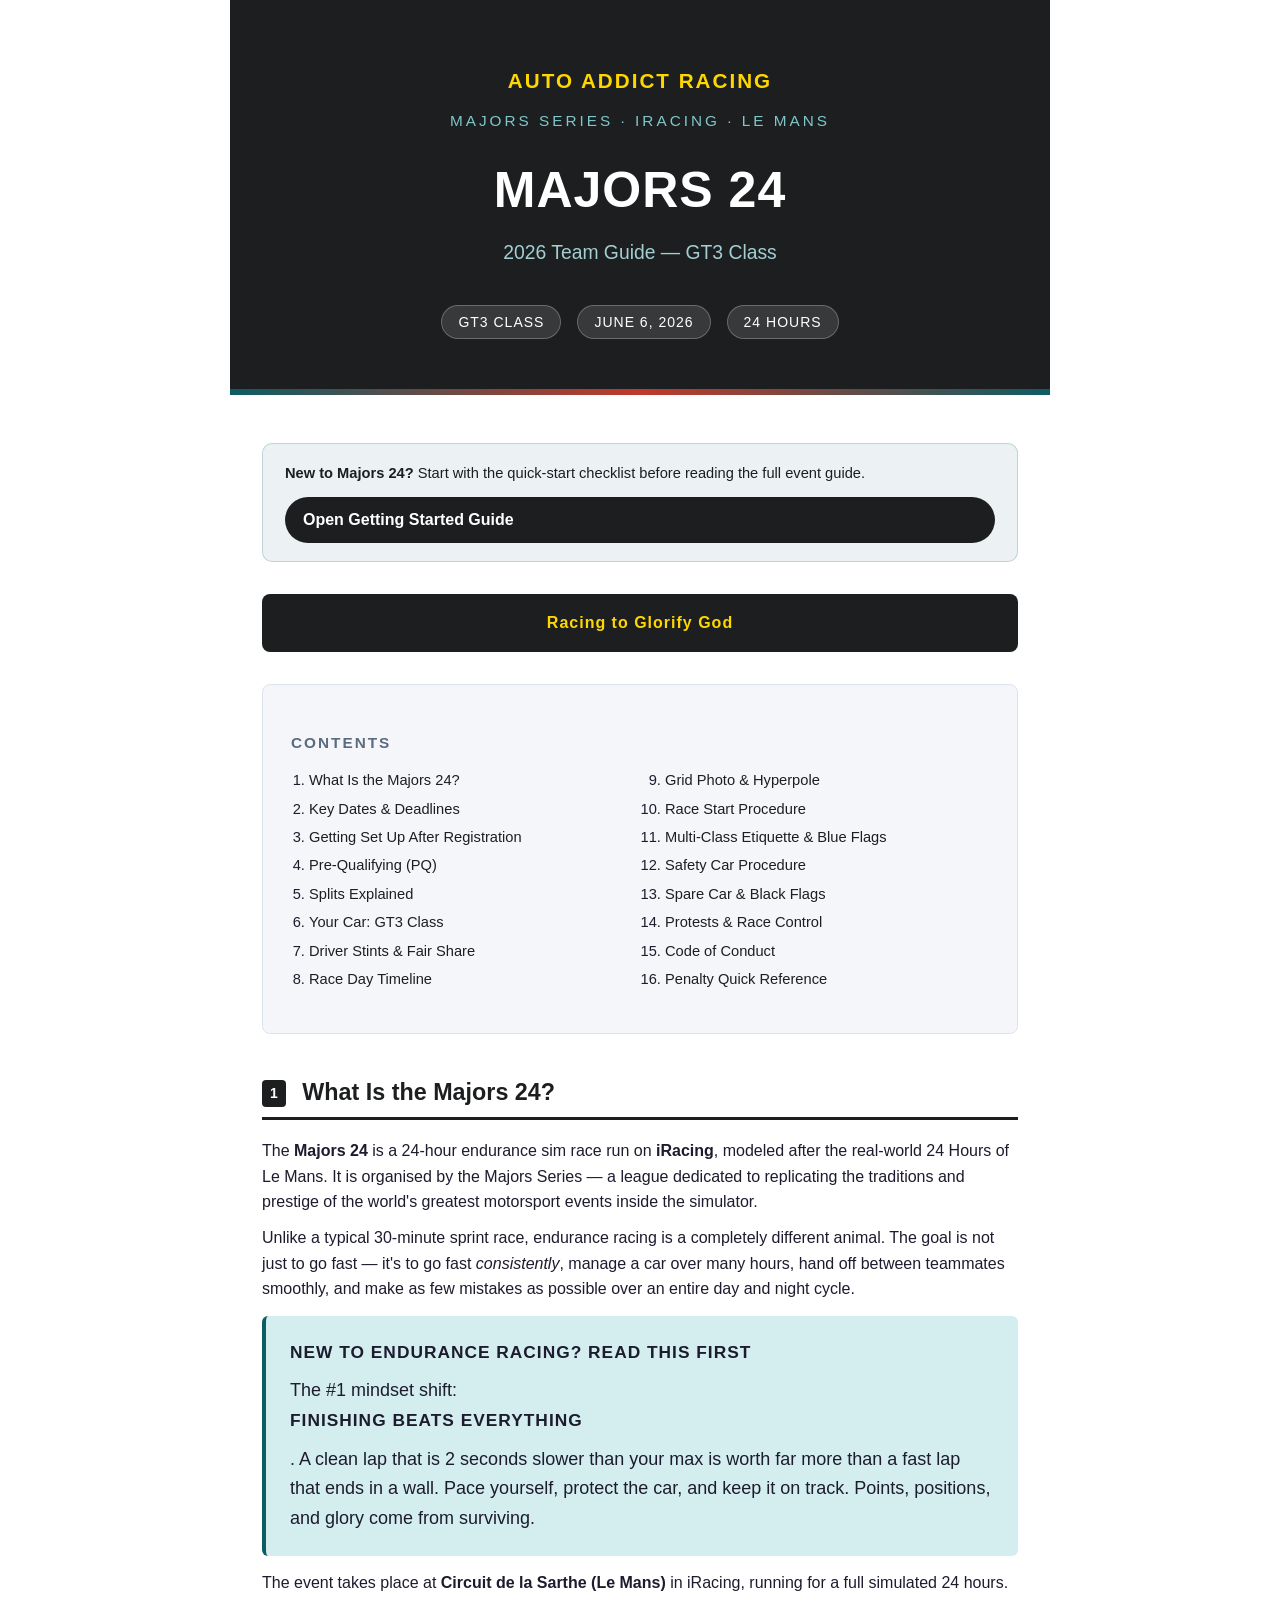
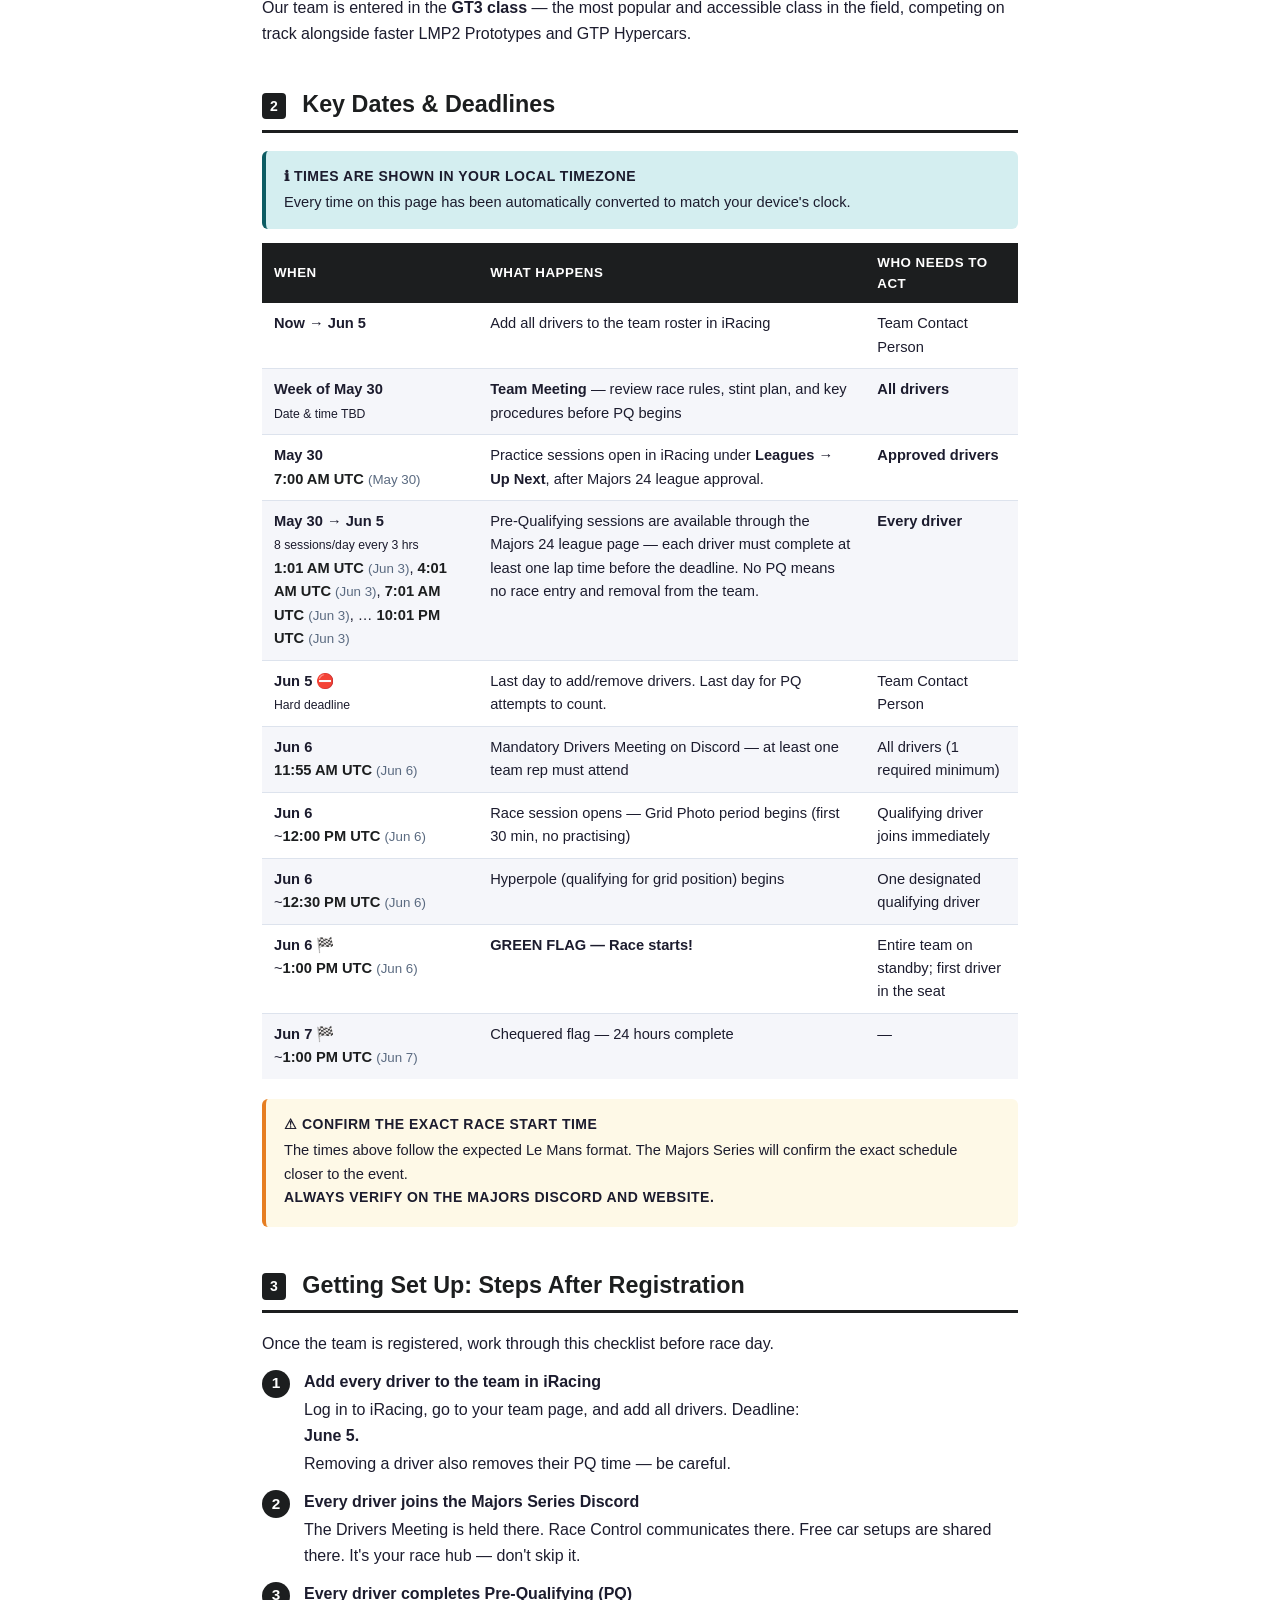
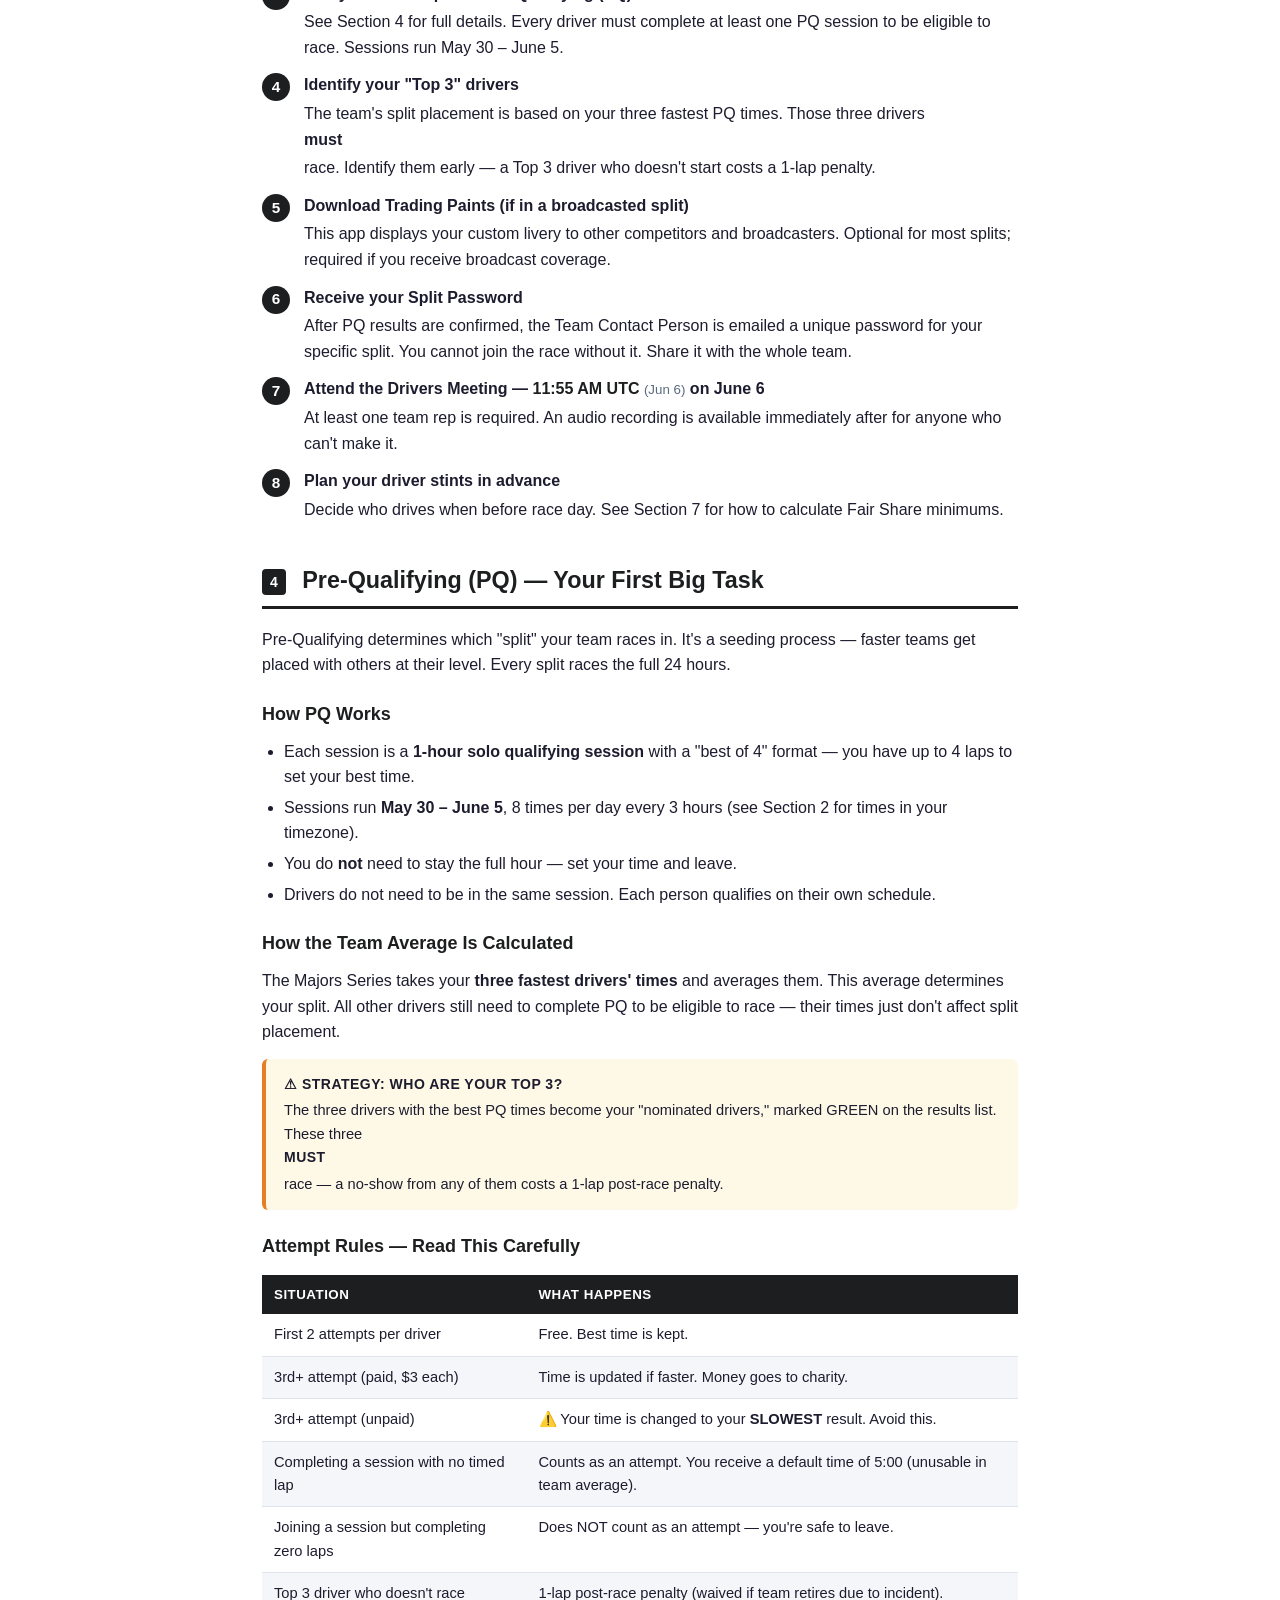
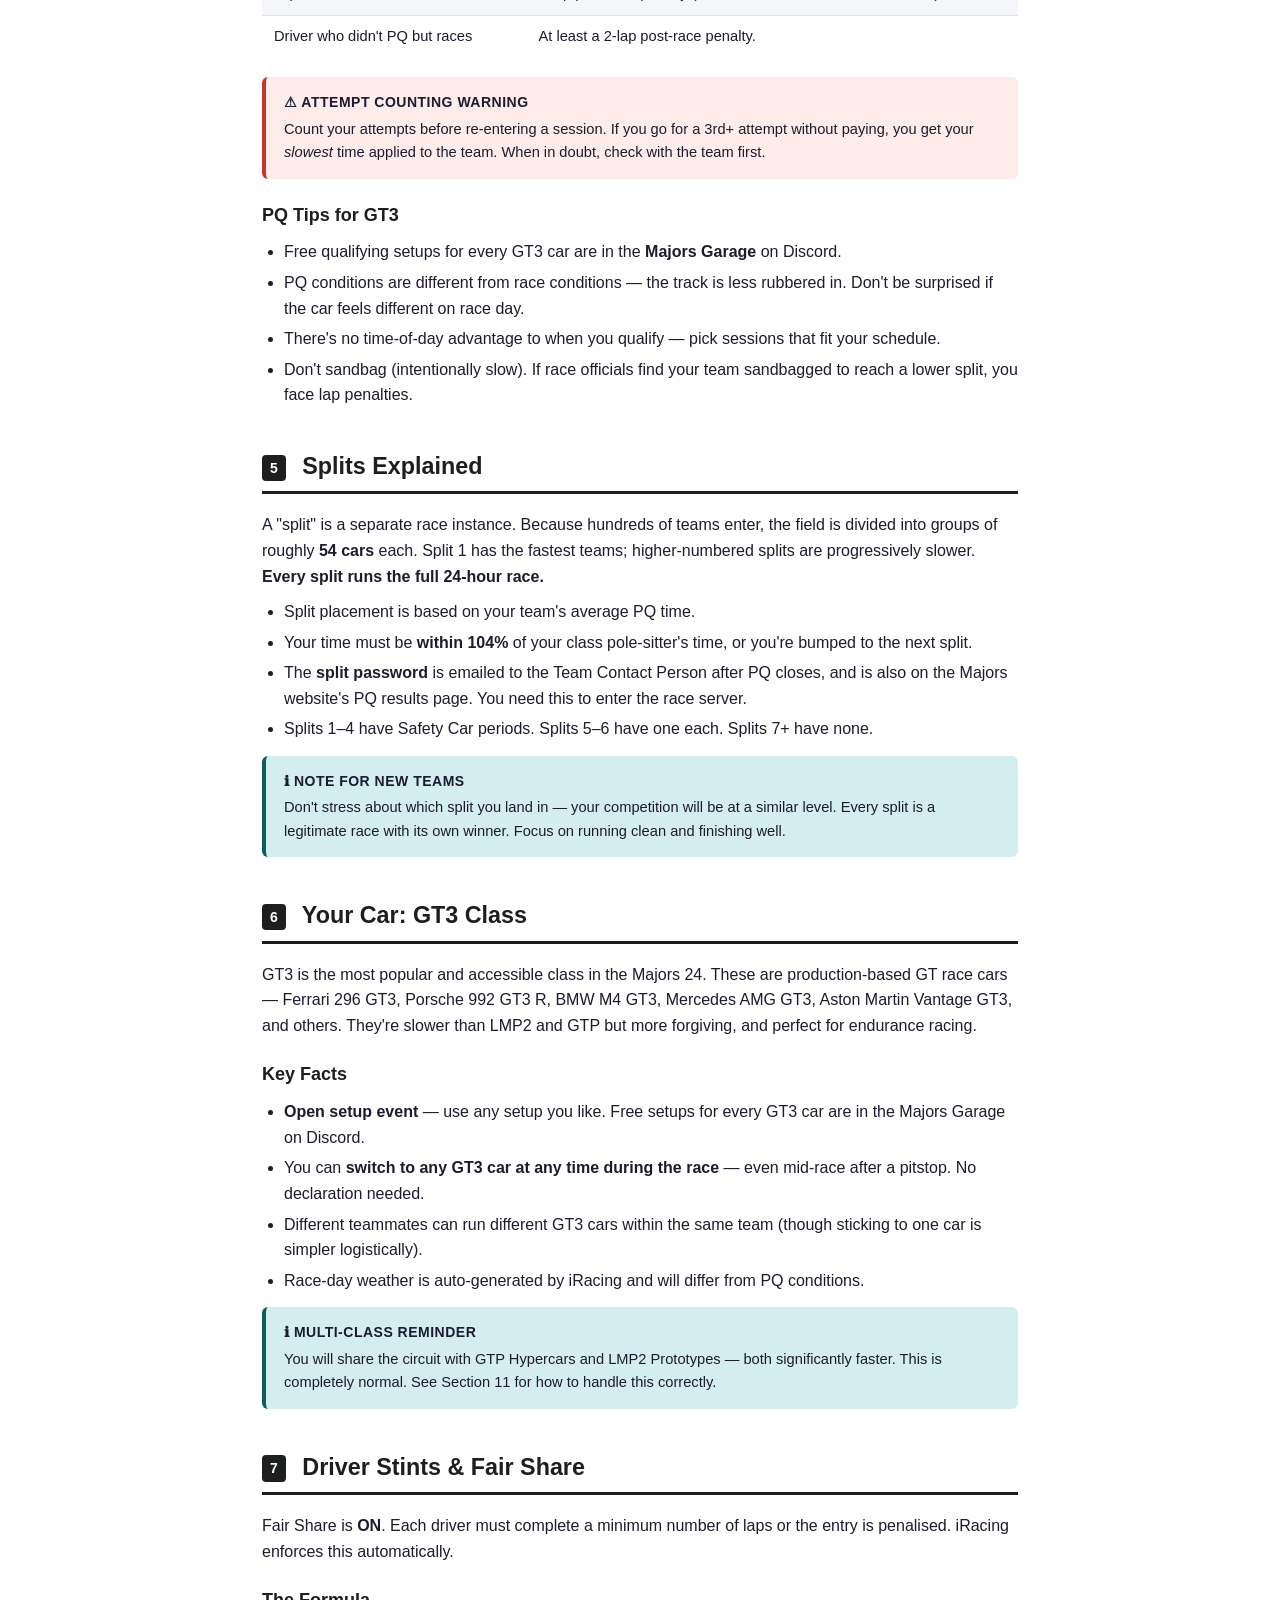
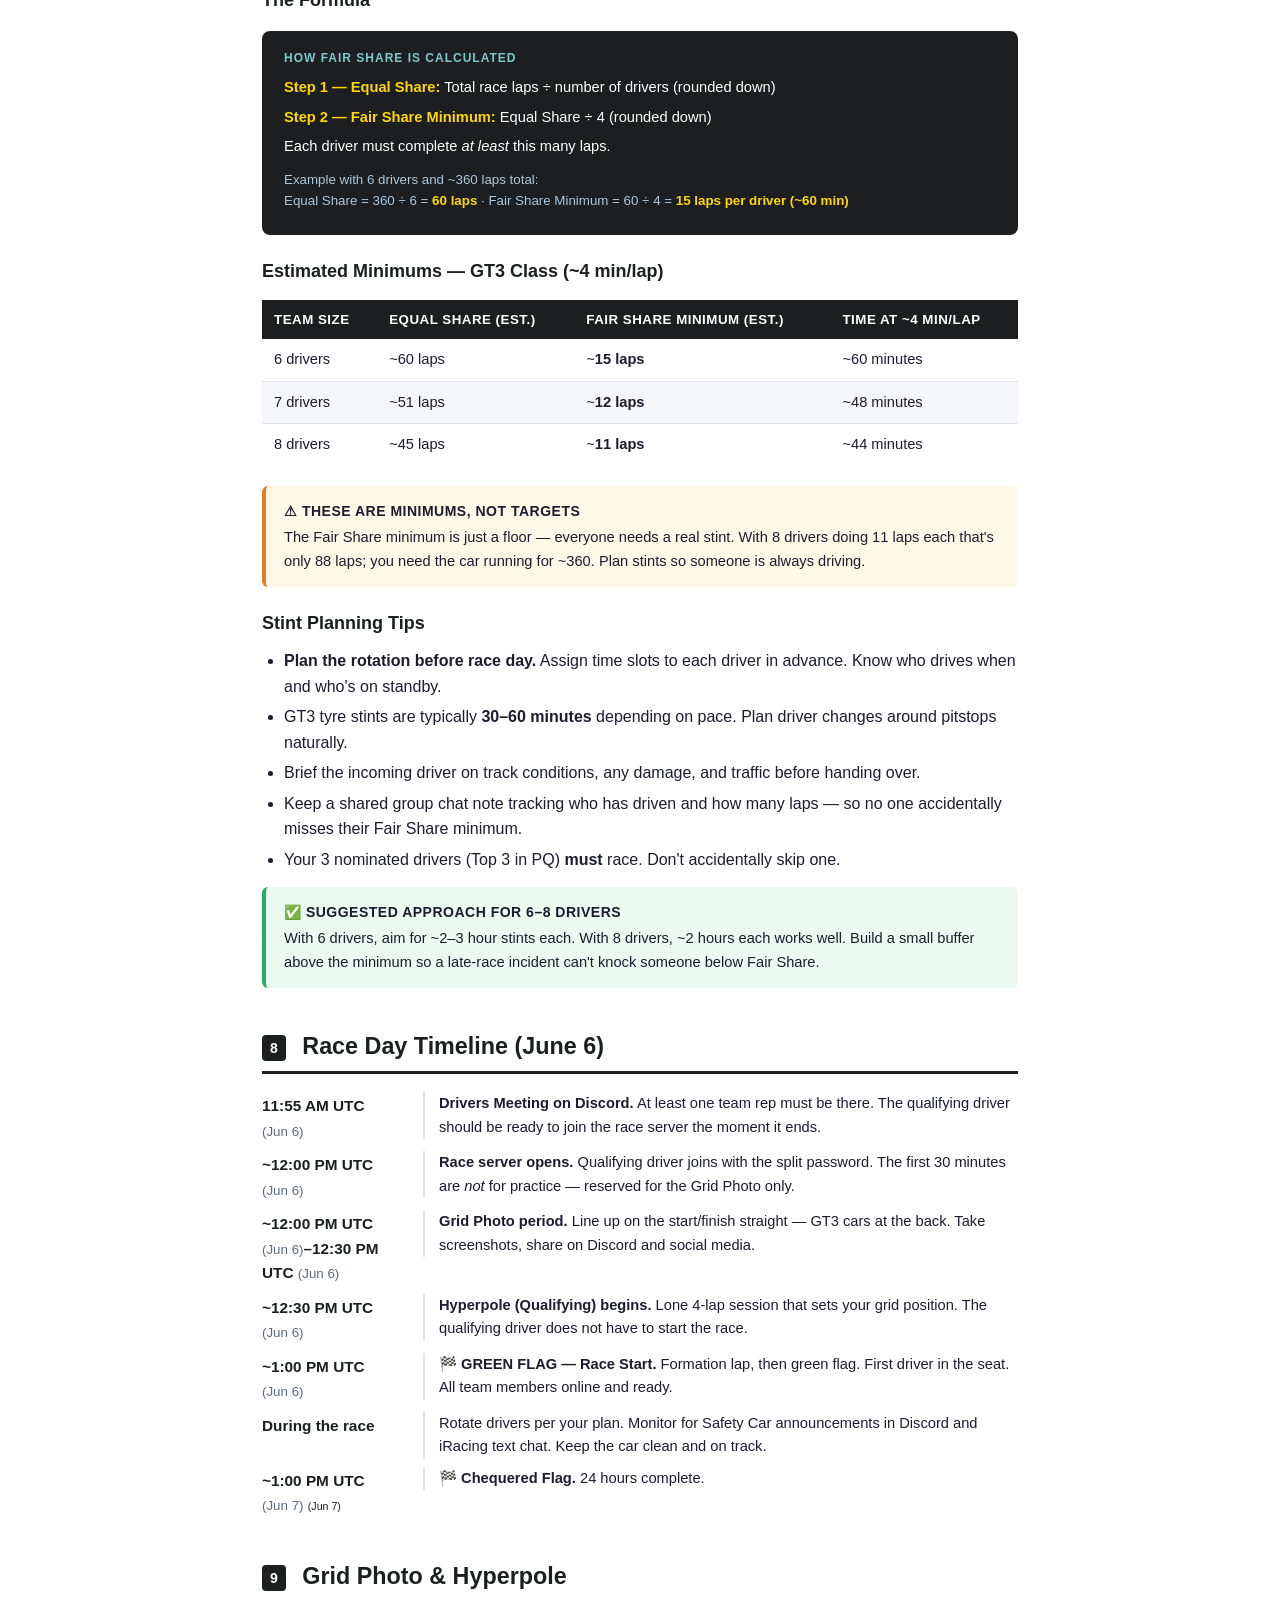
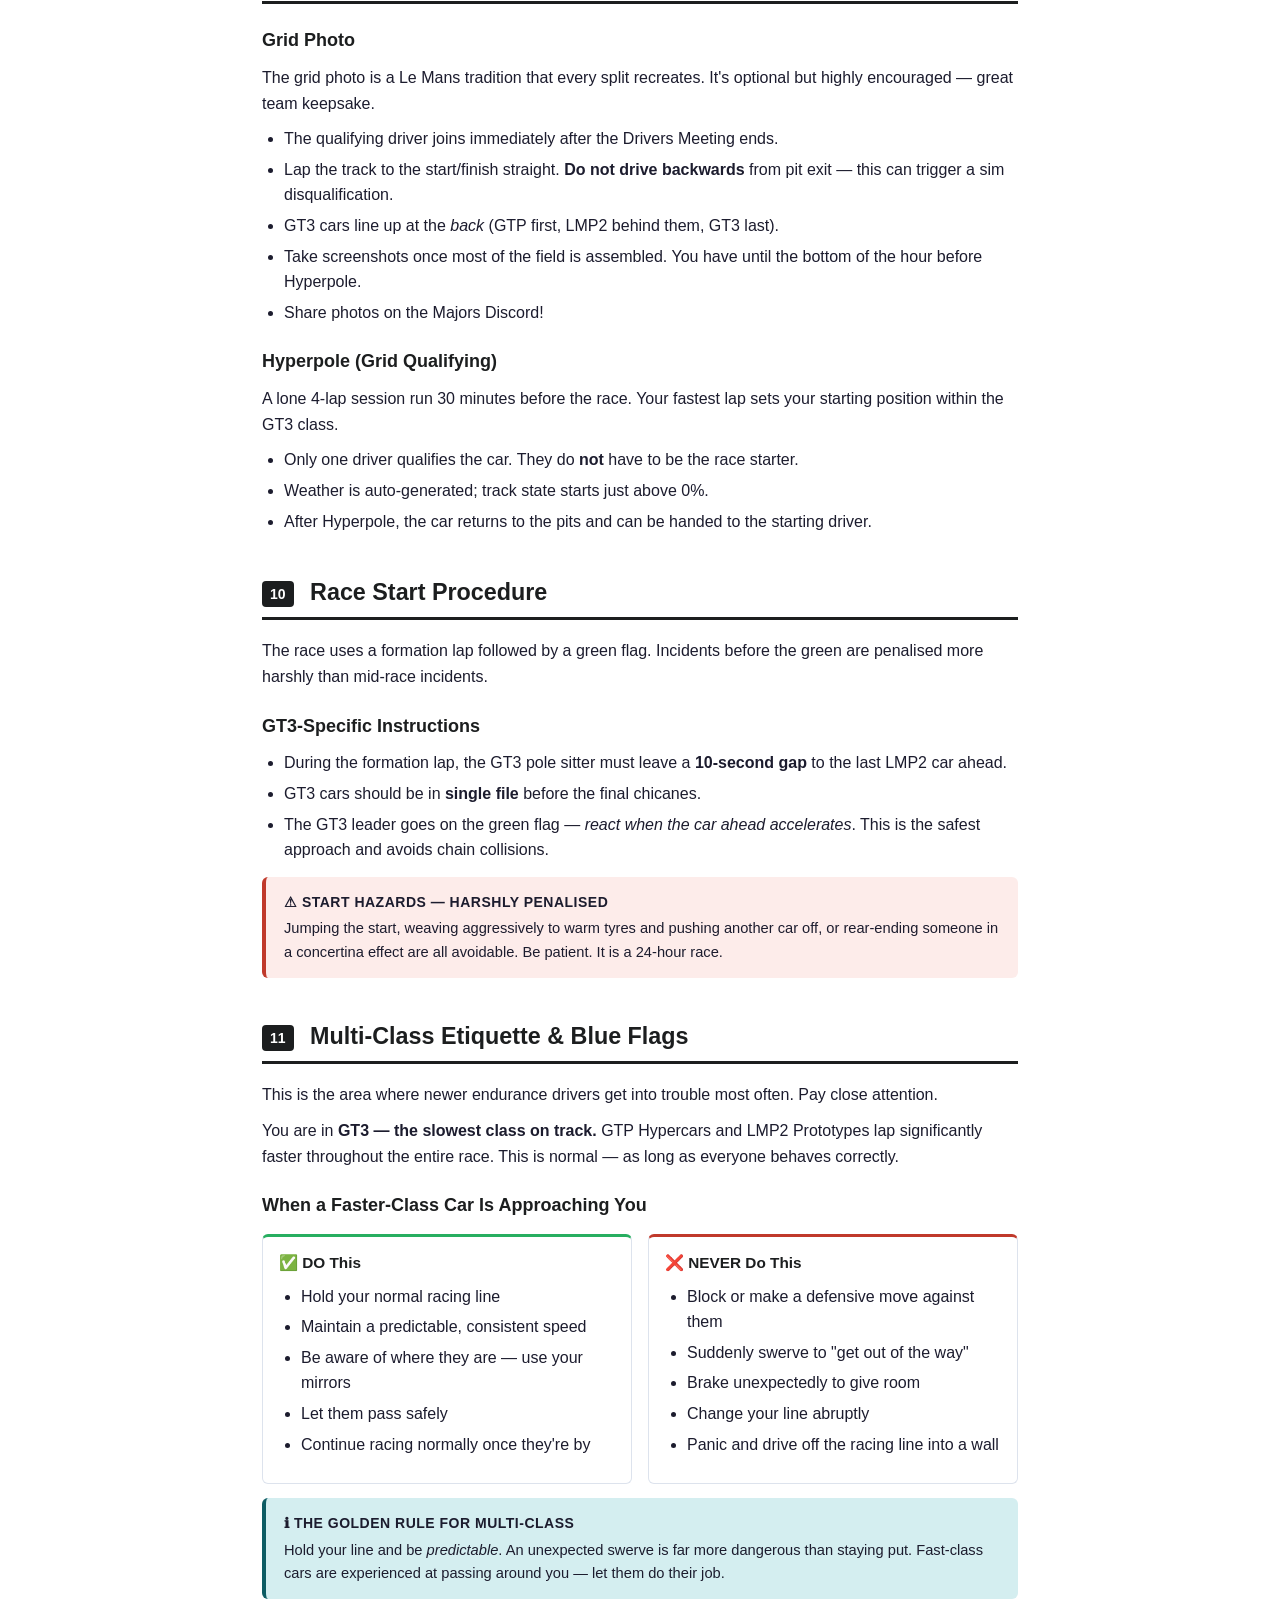
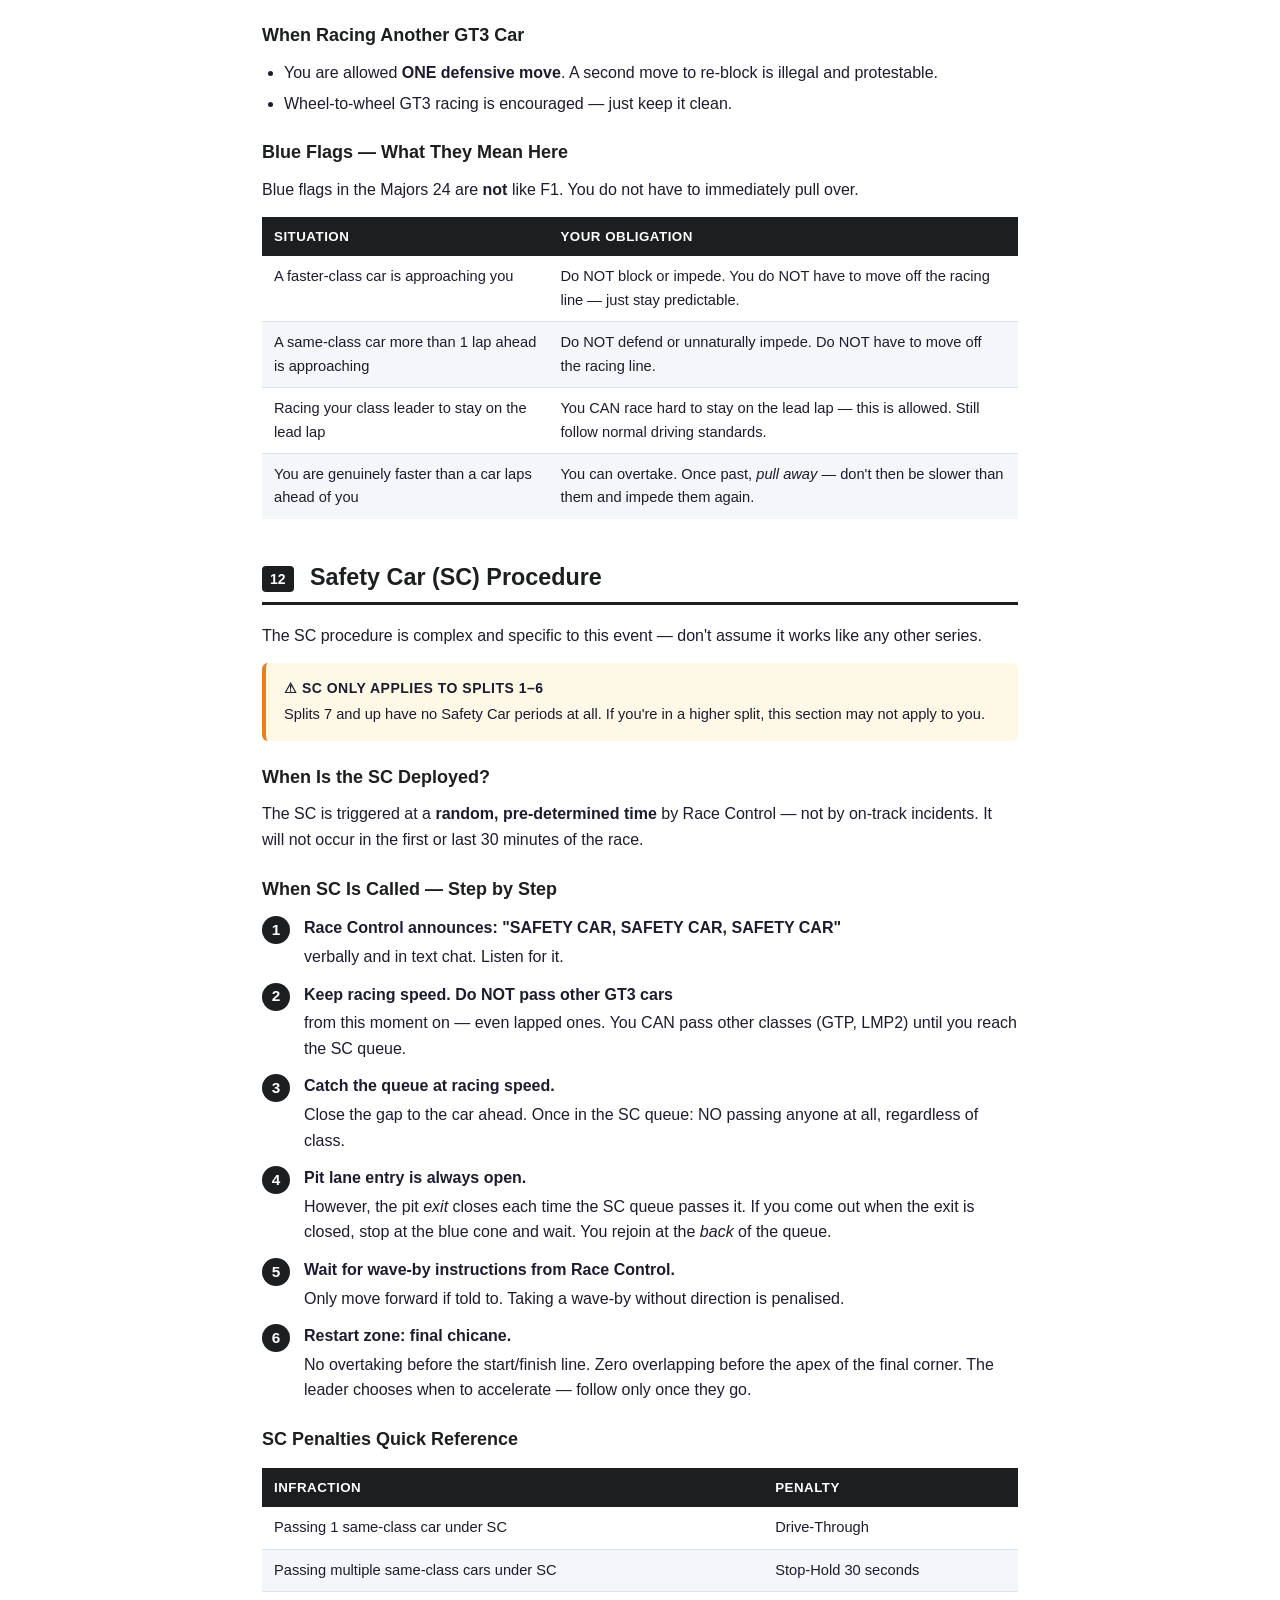
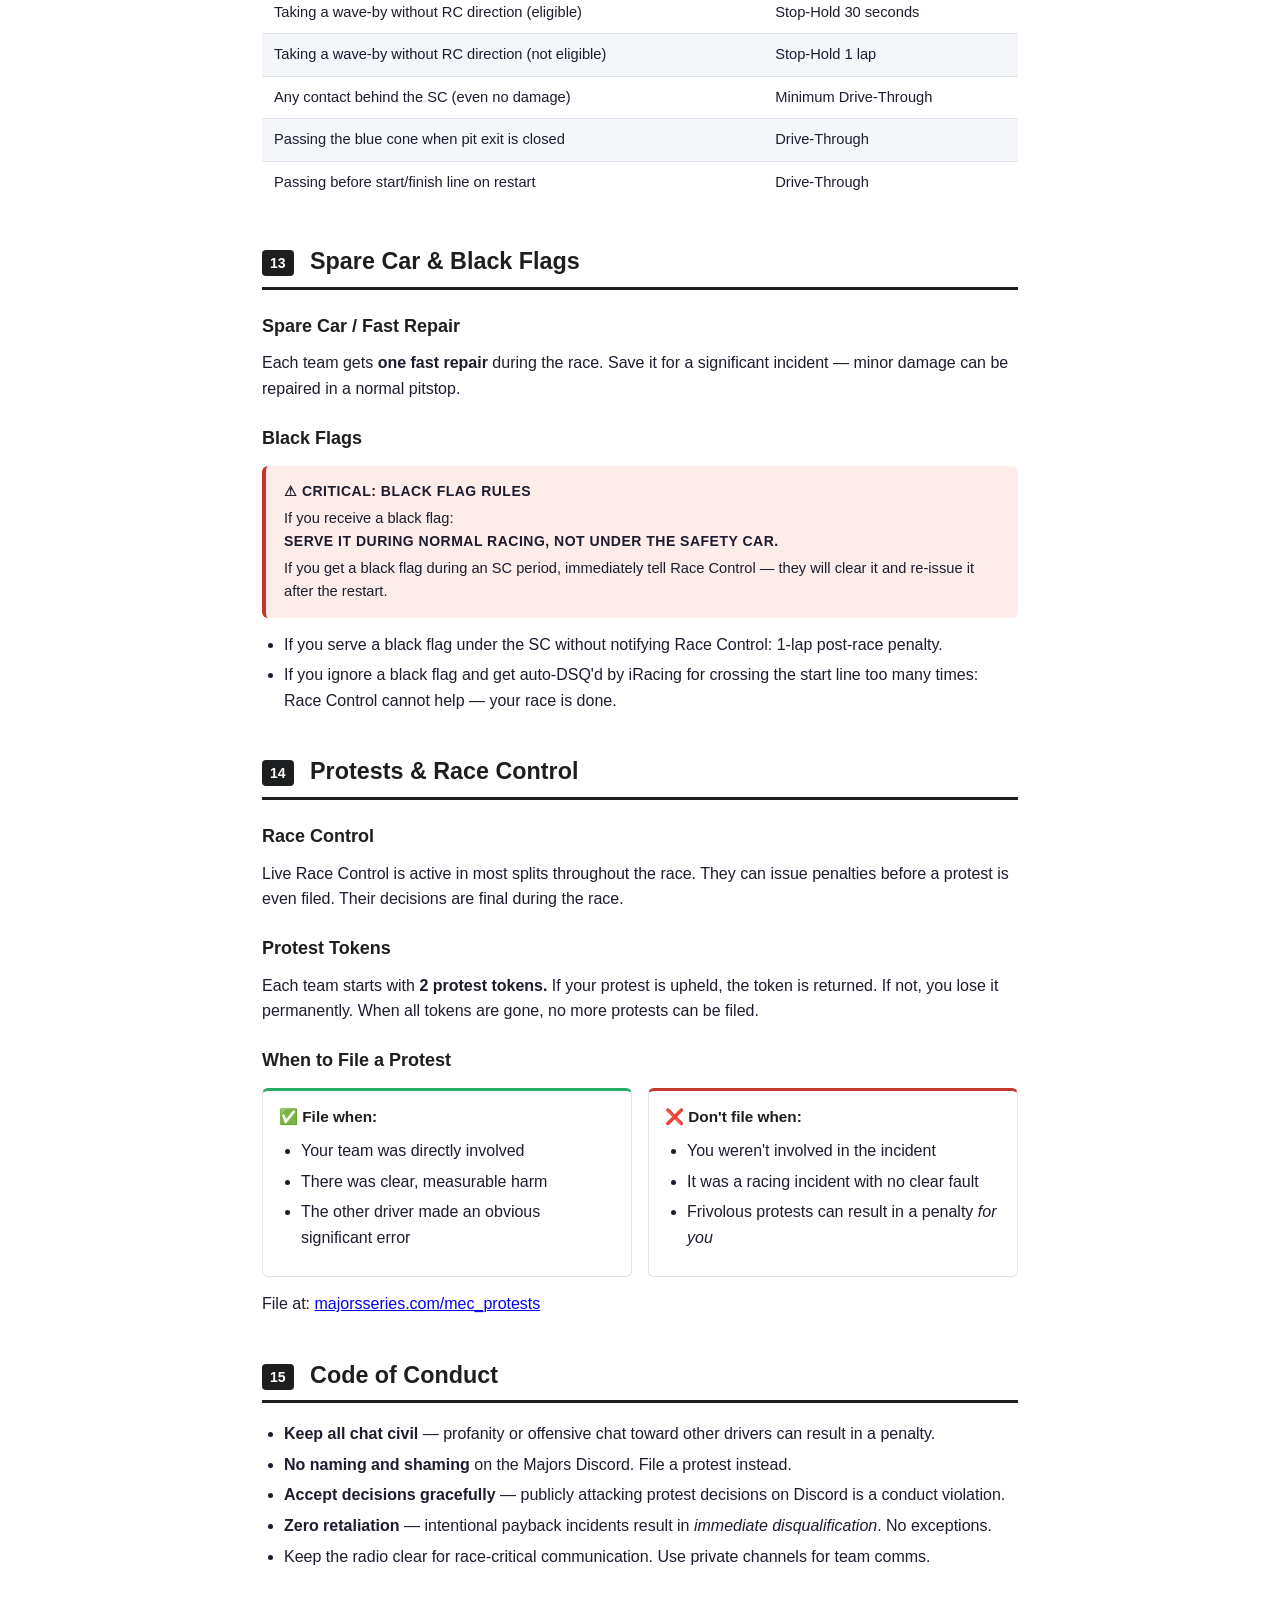
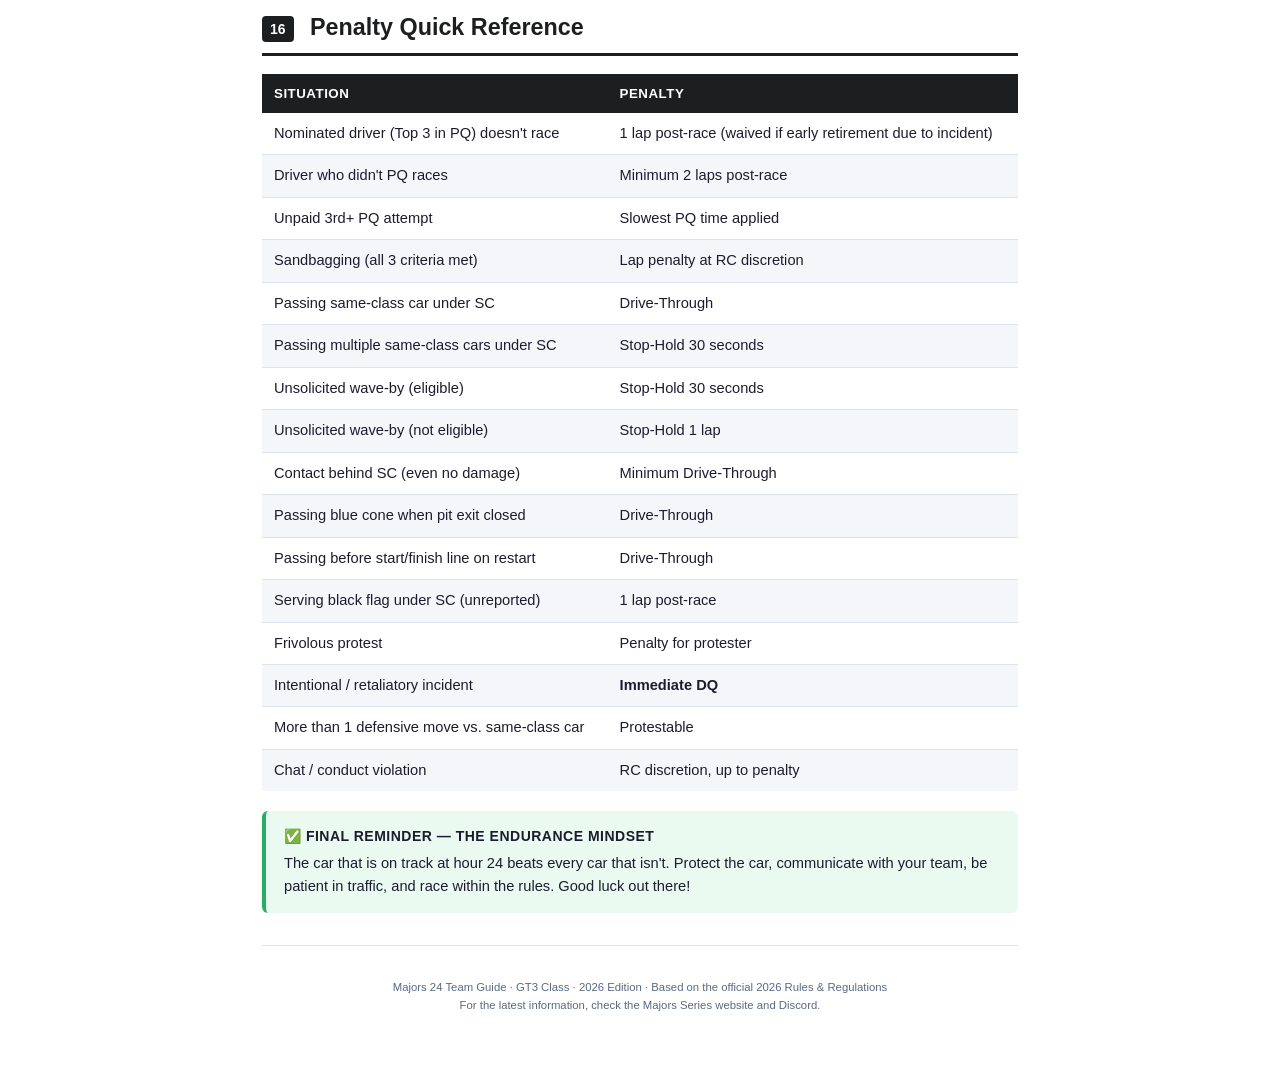
<file: index.html>
<!DOCTYPE html>
<html lang="en">

<head>
  <meta charset="UTF-8">
  <meta name="viewport" content="width=device-width, initial-scale=1.0">
  <title>Majors 24 — Team Guide 2026</title>
  <link rel="stylesheet" href="styles.css">
</head>

<body>
  <div class="page">

    <!-- Cover -->
    <div class="cover">
      <p class="team-name">Auto Addict Racing</p>
      <p class="event-label">Majors Series · iRacing · Le Mans</p>
      <h1>MAJORS 24</h1>
      <p class="subtitle">2026 Team Guide — GT3 Class</p>
      <div class="badges">
        <span class="badge">GT3 CLASS</span>
        <span class="badge">JUNE 6, 2026</span>
        <span class="badge">24 HOURS</span>
      </div>
    </div>

    <div class="start-page-link">
      <p><strong>New to Majors 24?</strong> Start with the quick-start checklist before reading the full event guide.
      </p>
      <a class="button" href="getting-started.html">Open Getting Started Guide</a>
    </div>

    <!-- Mission Statement -->
    <div class="mission-statement">
      Racing to Glorify God
    </div>

    <!-- TOC -->
    <div class="toc">
      <h3>Contents</h3>
      <ol>
        <li><a href="#what-is-it">What Is the Majors 24?</a></li>
        <li><a href="#dates">Key Dates &amp; Deadlines</a></li>
        <li><a href="#setup">Getting Set Up After Registration</a></li>
        <li><a href="#preq">Pre-Qualifying (PQ)</a></li>
        <li><a href="#splits">Splits Explained</a></li>
        <li><a href="#gt3">Your Car: GT3 Class</a></li>
        <li><a href="#fairshare">Driver Stints &amp; Fair Share</a></li>
        <li><a href="#raceday">Race Day Timeline</a></li>
        <li><a href="#gridphoto">Grid Photo &amp; Hyperpole</a></li>
        <li><a href="#racestart">Race Start Procedure</a></li>
        <li><a href="#multiclass">Multi-Class Etiquette &amp; Blue Flags</a></li>
        <li><a href="#safetycar">Safety Car Procedure</a></li>
        <li><a href="#sparecar">Spare Car &amp; Black Flags</a></li>
        <li><a href="#protests">Protests &amp; Race Control</a></li>
        <li><a href="#conduct">Code of Conduct</a></li>
        <li><a href="#penalties">Penalty Quick Reference</a></li>
      </ol>
    </div>


    <!-- ─────────────────────────────────────── SECTION 1 ── -->
    <h2 id="what-is-it"><span class="num">1</span> What Is the Majors 24?</h2>

    <p>The <strong>Majors 24</strong> is a 24-hour endurance sim race run on <strong>iRacing</strong>, modeled after the
      real-world 24 Hours of Le Mans. It is organised by the Majors Series — a league dedicated to replicating the
      traditions and prestige of the world's greatest motorsport events inside the simulator.</p>

    <p>Unlike a typical 30-minute sprint race, endurance racing is a completely different animal. The goal is not just
      to go fast — it's to go fast <em>consistently</em>, manage a car over many hours, hand off between teammates
      smoothly, and make as few mistakes as possible over an entire day and night cycle.</p>

    <div class="callout callout-blue callout-hero">
      <strong>New to Endurance Racing? Read This First</strong>
      The #1 mindset shift: <strong>finishing beats everything</strong>. A clean lap that is 2 seconds slower than your
      max is worth far more than a fast lap that ends in a wall. Pace yourself, protect the car, and keep it on track.
      Points, positions, and glory come from surviving.
    </div>

    <p>The event takes place at <strong>Circuit de la Sarthe (Le Mans)</strong> in iRacing, running for a full simulated
      24 hours. Our team is entered in the <strong>GT3 class</strong> — the most popular and accessible class in the
      field, competing on track alongside faster LMP2 Prototypes and GTP Hypercars.</p>


    <!-- ─────────────────────────────────────── SECTION 2 ── -->
    <h2 id="dates"><span class="num">2</span> Key Dates &amp; Deadlines</h2>

    <div class="callout callout-blue">
      <strong>ℹ Times Are Shown in Your Local Timezone</strong>
      Every time on this page has been automatically converted to match your device's clock.
    </div>

    <table>
      <thead>
        <tr>
          <th>When</th>
          <th>What Happens</th>
          <th>Who Needs to Act</th>
        </tr>
      </thead>
      <tbody>
        <tr>
          <td><strong>Now → Jun 5</strong></td>
          <td>Add all drivers to the team roster in iRacing</td>
          <td>Team Contact Person</td>
        </tr>
        <tr>
          <td><strong>Week of May 30</strong><br><small>Date &amp; time TBD</small></td>
          <td><strong>Team Meeting</strong> — review race rules, stint plan, and key procedures before PQ begins</td>
          <td><strong>All drivers</strong></td>
        </tr>
        <tr>
          <td>
            <strong>May 30</strong><br>
            <span data-utc="2026-05-30T07:00:00Z">2:00 AM CDT</span>
          </td>
          <td>Practice sessions open in iRacing under <strong>Leagues → Up Next</strong>, after Majors 24 league
            approval.</td>
          <td><strong>Approved drivers</strong></td>
        </tr>
        <tr>
          <td>
            <strong>May 30 → Jun 5</strong><br>
            <small>8 sessions/day every 3 hrs</small><br>
            <span data-utc="2026-06-03T01:01:00Z">1:01 AM</span>,
            <span data-utc="2026-06-03T04:01:00Z">4:01 AM</span>,
            <span data-utc="2026-06-03T07:01:00Z">7:01 AM</span>, …
            <span data-utc="2026-06-03T22:01:00Z">10:01 PM</span>
          </td>
          <td>Pre-Qualifying sessions are available through the Majors 24 league page — each driver must complete at
            least one lap time before the deadline. No PQ means no race entry and removal from the team.</td>
          <td><strong>Every driver</strong></td>
        </tr>
        <tr>
          <td><strong>Jun 5 ⛔</strong><br><small>Hard deadline</small></td>
          <td>Last day to add/remove drivers. Last day for PQ attempts to count.</td>
          <td>Team Contact Person</td>
        </tr>
        <tr>
          <td>
            <strong>Jun 6</strong><br>
            <span data-utc="2026-06-06T11:55:00Z">11:55 AM GMT</span>
          </td>
          <td>Mandatory Drivers Meeting on Discord — at least one team rep must attend</td>
          <td>All drivers (1 required minimum)</td>
        </tr>
        <tr>
          <td>
            <strong>Jun 6</strong><br>
            ~<span data-utc="2026-06-06T12:00:00Z">12:00 PM GMT</span>
          </td>
          <td>Race session opens — Grid Photo period begins (first 30 min, no practising)</td>
          <td>Qualifying driver joins immediately</td>
        </tr>
        <tr>
          <td>
            <strong>Jun 6</strong><br>
            ~<span data-utc="2026-06-06T12:30:00Z">12:30 PM GMT</span>
          </td>
          <td>Hyperpole (qualifying for grid position) begins</td>
          <td>One designated qualifying driver</td>
        </tr>
        <tr>
          <td>
            <strong>Jun 6 🏁</strong><br>
            ~<span data-utc="2026-06-06T13:00:00Z">1:00 PM GMT</span>
          </td>
          <td><strong>GREEN FLAG — Race starts!</strong></td>
          <td>Entire team on standby; first driver in the seat</td>
        </tr>
        <tr>
          <td>
            <strong>Jun 7 🏁</strong><br>
            ~<span data-utc="2026-06-07T13:00:00Z">1:00 PM GMT</span>
          </td>
          <td>Chequered flag — 24 hours complete</td>
          <td>—</td>
        </tr>
      </tbody>
    </table>

    <div class="callout callout-yellow">
      <strong>⚠ Confirm the Exact Race Start Time</strong>
      The times above follow the expected Le Mans format. The Majors Series will confirm the exact schedule closer to
      the event. <strong>Always verify on the Majors Discord and website.</strong>
    </div>


    <!-- ─────────────────────────────────────── SECTION 3 ── -->
    <h2 id="setup"><span class="num">3</span> Getting Set Up: Steps After Registration</h2>

    <p>Once the team is registered, work through this checklist before race day.</p>

    <div class="steps">
      <div class="step">
        <div class="step-num">1</div>
        <div class="step-body">
          <strong>Add every driver to the team in iRacing</strong>
          Log in to iRacing, go to your team page, and add all drivers. Deadline: <strong>June 5.</strong> Removing a
          driver also removes their PQ time — be careful.
        </div>
      </div>
      <div class="step">
        <div class="step-num">2</div>
        <div class="step-body">
          <strong>Every driver joins the Majors Series Discord</strong>
          The Drivers Meeting is held there. Race Control communicates there. Free car setups are shared there. It's
          your race hub — don't skip it.
        </div>
      </div>
      <div class="step">
        <div class="step-num">3</div>
        <div class="step-body">
          <strong>Every driver completes Pre-Qualifying (PQ)</strong>
          See Section 4 for full details. Every driver must complete at least one PQ session to be eligible to race.
          Sessions run May 30 – June 5.
        </div>
      </div>
      <div class="step">
        <div class="step-num">4</div>
        <div class="step-body">
          <strong>Identify your "Top 3" drivers</strong>
          The team's split placement is based on your three fastest PQ times. Those three drivers <strong>must</strong>
          race. Identify them early — a Top 3 driver who doesn't start costs a 1-lap penalty.
        </div>
      </div>
      <div class="step">
        <div class="step-num">5</div>
        <div class="step-body">
          <strong>Download Trading Paints (if in a broadcasted split)</strong>
          This app displays your custom livery to other competitors and broadcasters. Optional for most splits; required
          if you receive broadcast coverage.
        </div>
      </div>
      <div class="step">
        <div class="step-num">6</div>
        <div class="step-body">
          <strong>Receive your Split Password</strong>
          After PQ results are confirmed, the Team Contact Person is emailed a unique password for your specific split.
          You cannot join the race without it. Share it with the whole team.
        </div>
      </div>
      <div class="step">
        <div class="step-num">7</div>
        <div class="step-body">
          <strong>Attend the Drivers Meeting — <span data-utc="2026-06-06T11:55:00Z">11:55 AM GMT</span> on June
            6</strong>
          At least one team rep is required. An audio recording is available immediately after for anyone who can't make
          it.
        </div>
      </div>
      <div class="step">
        <div class="step-num">8</div>
        <div class="step-body">
          <strong>Plan your driver stints in advance</strong>
          Decide who drives when before race day. See Section 7 for how to calculate Fair Share minimums.
        </div>
      </div>
    </div>


    <!-- ─────────────────────────────────────── SECTION 4 ── -->
    <h2 id="preq"><span class="num">4</span> Pre-Qualifying (PQ) — Your First Big Task</h2>

    <p>Pre-Qualifying determines which "split" your team races in. It's a seeding process — faster teams get placed with
      others at their level. Every split races the full 24 hours.</p>

    <h3>How PQ Works</h3>
    <ul>
      <li>Each session is a <strong>1-hour solo qualifying session</strong> with a "best of 4" format — you have up to 4
        laps to set your best time.</li>
      <li>Sessions run <strong>May 30 – June 5</strong>, 8 times per day every 3 hours (see Section 2 for times in your
        timezone).</li>
      <li>You do <strong>not</strong> need to stay the full hour — set your time and leave.</li>
      <li>Drivers do not need to be in the same session. Each person qualifies on their own schedule.</li>
    </ul>

    <h3>How the Team Average Is Calculated</h3>
    <p>The Majors Series takes your <strong>three fastest drivers' times</strong> and averages them. This average
      determines your split. All other drivers still need to complete PQ to be eligible to race — their times just don't
      affect split placement.</p>

    <div class="callout callout-yellow">
      <strong>⚠ Strategy: Who Are Your Top 3?</strong>
      The three drivers with the best PQ times become your "nominated drivers," marked GREEN on the results list. These
      three <strong>must</strong> race — a no-show from any of them costs a 1-lap post-race penalty.
    </div>

    <h3>Attempt Rules — Read This Carefully</h3>
    <table>
      <thead>
        <tr>
          <th>Situation</th>
          <th>What Happens</th>
        </tr>
      </thead>
      <tbody>
        <tr>
          <td>First 2 attempts per driver</td>
          <td>Free. Best time is kept.</td>
        </tr>
        <tr>
          <td>3rd+ attempt (paid, $3 each)</td>
          <td>Time is updated if faster. Money goes to charity.</td>
        </tr>
        <tr>
          <td>3rd+ attempt (unpaid)</td>
          <td>⚠️ Your time is changed to your <strong>SLOWEST</strong> result. Avoid this.</td>
        </tr>
        <tr>
          <td>Completing a session with no timed lap</td>
          <td>Counts as an attempt. You receive a default time of 5:00 (unusable in team average).</td>
        </tr>
        <tr>
          <td>Joining a session but completing zero laps</td>
          <td>Does NOT count as an attempt — you're safe to leave.</td>
        </tr>
        <tr>
          <td>Top 3 driver who doesn't race</td>
          <td>1-lap post-race penalty (waived if team retires due to incident).</td>
        </tr>
        <tr>
          <td>Driver who didn't PQ but races</td>
          <td>At least a 2-lap post-race penalty.</td>
        </tr>
      </tbody>
    </table>

    <div class="callout callout-red">
      <strong>⚠ Attempt Counting Warning</strong>
      Count your attempts before re-entering a session. If you go for a 3rd+ attempt without paying, you get your
      <em>slowest</em> time applied to the team. When in doubt, check with the team first.
    </div>

    <h3>PQ Tips for GT3</h3>
    <ul>
      <li>Free qualifying setups for every GT3 car are in the <strong>Majors Garage</strong> on Discord.</li>
      <li>PQ conditions are different from race conditions — the track is less rubbered in. Don't be surprised if the
        car feels different on race day.</li>
      <li>There's no time-of-day advantage to when you qualify — pick sessions that fit your schedule.</li>
      <li>Don't sandbag (intentionally slow). If race officials find your team sandbagged to reach a lower split, you
        face lap penalties.</li>
    </ul>


    <!-- ─────────────────────────────────────── SECTION 5 ── -->
    <h2 id="splits"><span class="num">5</span> Splits Explained</h2>

    <p>A "split" is a separate race instance. Because hundreds of teams enter, the field is divided into groups of
      roughly <strong>54 cars</strong> each. Split 1 has the fastest teams; higher-numbered splits are progressively
      slower. <strong>Every split runs the full 24-hour race.</strong></p>

    <ul>
      <li>Split placement is based on your team's average PQ time.</li>
      <li>Your time must be <strong>within 104%</strong> of your class pole-sitter's time, or you're bumped to the next
        split.</li>
      <li>The <strong>split password</strong> is emailed to the Team Contact Person after PQ closes, and is also on the
        Majors website's PQ results page. You need this to enter the race server.</li>
      <li>Splits 1–4 have Safety Car periods. Splits 5–6 have one each. Splits 7+ have none.</li>
    </ul>

    <div class="callout callout-blue">
      <strong>ℹ Note for New Teams</strong>
      Don't stress about which split you land in — your competition will be at a similar level. Every split is a
      legitimate race with its own winner. Focus on running clean and finishing well.
    </div>


    <!-- ─────────────────────────────────────── SECTION 6 ── -->
    <h2 id="gt3"><span class="num">6</span> Your Car: GT3 Class</h2>

    <p>GT3 is the most popular and accessible class in the Majors 24. These are production-based GT race cars — Ferrari
      296 GT3, Porsche 992 GT3 R, BMW M4 GT3, Mercedes AMG GT3, Aston Martin Vantage GT3, and others. They're slower
      than LMP2 and GTP but more forgiving, and perfect for endurance racing.</p>

    <h3>Key Facts</h3>
    <ul>
      <li><strong>Open setup event</strong> — use any setup you like. Free setups for every GT3 car are in the Majors
        Garage on Discord.</li>
      <li>You can <strong>switch to any GT3 car at any time during the race</strong> — even mid-race after a pitstop. No
        declaration needed.</li>
      <li>Different teammates can run different GT3 cars within the same team (though sticking to one car is simpler
        logistically).</li>
      <li>Race-day weather is auto-generated by iRacing and will differ from PQ conditions.</li>
    </ul>

    <div class="callout callout-blue">
      <strong>ℹ Multi-Class Reminder</strong>
      You will share the circuit with GTP Hypercars and LMP2 Prototypes — both significantly faster. This is completely
      normal. See Section 11 for how to handle this correctly.
    </div>


    <!-- ─────────────────────────────────────── SECTION 7 ── -->
    <h2 id="fairshare"><span class="num">7</span> Driver Stints &amp; Fair Share</h2>

    <p>Fair Share is <strong>ON</strong>. Each driver must complete a minimum number of laps or the entry is penalised.
      iRacing enforces this automatically.</p>

    <h3>The Formula</h3>
    <div class="highlight-box">
      <h4>How Fair Share Is Calculated</h4>
      <p><strong>Step 1 — Equal Share:</strong> Total race laps ÷ number of drivers (rounded down)</p>
      <p><strong>Step 2 — Fair Share Minimum:</strong> Equal Share ÷ 4 (rounded down)</p>
      <p>Each driver must complete <em>at least</em> this many laps.</p>
      <p style="margin-top:10px;font-size:10pt;color:#aac8e0;">
        Example with 6 drivers and ~360 laps total:<br>
        Equal Share = 360 ÷ 6 = <strong>60 laps</strong> · Fair Share Minimum = 60 ÷ 4 = <strong>15 laps per driver (~60
          min)</strong>
      </p>
    </div>

    <h3>Estimated Minimums — GT3 Class (~4 min/lap)</h3>
    <table>
      <thead>
        <tr>
          <th>Team Size</th>
          <th>Equal Share (est.)</th>
          <th>Fair Share Minimum (est.)</th>
          <th>Time at ~4 min/lap</th>
        </tr>
      </thead>
      <tbody>
        <tr>
          <td>6 drivers</td>
          <td>~60 laps</td>
          <td>~<strong>15 laps</strong></td>
          <td>~60 minutes</td>
        </tr>
        <tr>
          <td>7 drivers</td>
          <td>~51 laps</td>
          <td>~<strong>12 laps</strong></td>
          <td>~48 minutes</td>
        </tr>
        <tr>
          <td>8 drivers</td>
          <td>~45 laps</td>
          <td>~<strong>11 laps</strong></td>
          <td>~44 minutes</td>
        </tr>
      </tbody>
    </table>

    <div class="callout callout-yellow">
      <strong>⚠ These Are Minimums, Not Targets</strong>
      The Fair Share minimum is just a floor — everyone needs a real stint. With 8 drivers doing 11 laps each that's
      only 88 laps; you need the car running for ~360. Plan stints so someone is always driving.
    </div>

    <h3>Stint Planning Tips</h3>
    <ul>
      <li><strong>Plan the rotation before race day.</strong> Assign time slots to each driver in advance. Know who
        drives when and who's on standby.</li>
      <li>GT3 tyre stints are typically <strong>30–60 minutes</strong> depending on pace. Plan driver changes around
        pitstops naturally.</li>
      <li>Brief the incoming driver on track conditions, any damage, and traffic before handing over.</li>
      <li>Keep a shared group chat note tracking who has driven and how many laps — so no one accidentally misses their
        Fair Share minimum.</li>
      <li>Your 3 nominated drivers (Top 3 in PQ) <strong>must</strong> race. Don't accidentally skip one.</li>
    </ul>

    <div class="callout callout-green">
      <strong>✅ Suggested Approach for 6–8 Drivers</strong>
      With 6 drivers, aim for ~2–3 hour stints each. With 8 drivers, ~2 hours each works well. Build a small buffer
      above the minimum so a late-race incident can't knock someone below Fair Share.
    </div>


    <!-- ─────────────────────────────────────── SECTION 8 ── -->
    <h2 id="raceday"><span class="num">8</span> Race Day Timeline (June 6)</h2>

    <div class="timeline">
      <div class="tl-item">
        <div class="tl-time">
          <div class="tl-time-local"><span data-utc="2026-06-06T11:55:00Z" data-display="time">11:55 AM GMT</span></div>
        </div>
        <div class="tl-body"><strong>Drivers Meeting on Discord.</strong> At least one team rep must be there. The
          qualifying driver should be ready to join the race server the moment it ends.</div>
      </div>
      <div class="tl-item">
        <div class="tl-time">
          <div class="tl-time-local">~<span data-utc="2026-06-06T12:00:00Z" data-display="time">12:00 PM GMT</span>
          </div>
        </div>
        <div class="tl-body"><strong>Race server opens.</strong> Qualifying driver joins with the split password. The
          first 30 minutes are <em>not</em> for practice — reserved for the Grid Photo only.</div>
      </div>
      <div class="tl-item">
        <div class="tl-time">
          <div class="tl-time-local">~<span data-utc="2026-06-06T12:00:00Z" data-display="time">12:00</span>–<span
              data-utc="2026-06-06T12:30:00Z" data-display="time">12:30 PM GMT</span></div>
        </div>
        <div class="tl-body"><strong>Grid Photo period.</strong> Line up on the start/finish straight — GT3 cars at the
          back. Take screenshots, share on Discord and social media.</div>
      </div>
      <div class="tl-item">
        <div class="tl-time">
          <div class="tl-time-local">~<span data-utc="2026-06-06T12:30:00Z" data-display="time">12:30 PM GMT</span>
          </div>
        </div>
        <div class="tl-body"><strong>Hyperpole (Qualifying) begins.</strong> Lone 4-lap session that sets your grid
          position. The qualifying driver does not have to start the race.</div>
      </div>
      <div class="tl-item">
        <div class="tl-time">
          <div class="tl-time-local">~<span data-utc="2026-06-06T13:00:00Z" data-display="time">1:00 PM GMT</span></div>
        </div>
        <div class="tl-body"><strong>🏁 GREEN FLAG — Race Start.</strong> Formation lap, then green flag. First driver
          in the seat. All team members online and ready.</div>
      </div>
      <div class="tl-item">
        <div class="tl-time">
          <div class="tl-time-local">During the race</div>
        </div>
        <div class="tl-body">Rotate drivers per your plan. Monitor for Safety Car announcements in Discord and iRacing
          text chat. Keep the car clean and on track.</div>
      </div>
      <div class="tl-item">
        <div class="tl-time">
          <div class="tl-time-local">~<span data-utc="2026-06-07T13:00:00Z" data-display="time">1:00 PM GMT</span>
            <small style="font-weight:400;font-size:8pt;">(Jun 7)</small></div>
        </div>
        <div class="tl-body"><strong>🏁 Chequered Flag.</strong> 24 hours complete.</div>
      </div>
    </div>


    <!-- ─────────────────────────────────────── SECTION 9 ── -->
    <h2 id="gridphoto"><span class="num">9</span> Grid Photo &amp; Hyperpole</h2>

    <h3>Grid Photo</h3>
    <p>The grid photo is a Le Mans tradition that every split recreates. It's optional but highly encouraged — great
      team keepsake.</p>
    <ul>
      <li>The qualifying driver joins immediately after the Drivers Meeting ends.</li>
      <li>Lap the track to the start/finish straight. <strong>Do not drive backwards</strong> from pit exit — this can
        trigger a sim disqualification.</li>
      <li>GT3 cars line up at the <em>back</em> (GTP first, LMP2 behind them, GT3 last).</li>
      <li>Take screenshots once most of the field is assembled. You have until the bottom of the hour before Hyperpole.
      </li>
      <li>Share photos on the Majors Discord!</li>
    </ul>

    <h3>Hyperpole (Grid Qualifying)</h3>
    <p>A lone 4-lap session run 30 minutes before the race. Your fastest lap sets your starting position within the GT3
      class.</p>
    <ul>
      <li>Only one driver qualifies the car. They do <strong>not</strong> have to be the race starter.</li>
      <li>Weather is auto-generated; track state starts just above 0%.</li>
      <li>After Hyperpole, the car returns to the pits and can be handed to the starting driver.</li>
    </ul>


    <!-- ─────────────────────────────────────── SECTION 10 ── -->
    <h2 id="racestart"><span class="num">10</span> Race Start Procedure</h2>

    <p>The race uses a formation lap followed by a green flag. Incidents before the green are penalised more harshly
      than mid-race incidents.</p>

    <h3>GT3-Specific Instructions</h3>
    <ul>
      <li>During the formation lap, the GT3 pole sitter must leave a <strong>10-second gap</strong> to the last LMP2 car
        ahead.</li>
      <li>GT3 cars should be in <strong>single file</strong> before the final chicanes.</li>
      <li>The GT3 leader goes on the green flag — <em>react when the car ahead accelerates</em>. This is the safest
        approach and avoids chain collisions.</li>
    </ul>

    <div class="callout callout-red">
      <strong>⚠ Start Hazards — Harshly Penalised</strong>
      Jumping the start, weaving aggressively to warm tyres and pushing another car off, or rear-ending someone in a
      concertina effect are all avoidable. Be patient. It is a 24-hour race.
    </div>


    <!-- ─────────────────────────────────────── SECTION 11 ── -->
    <h2 id="multiclass"><span class="num">11</span> Multi-Class Etiquette &amp; Blue Flags</h2>

    <p>This is the area where newer endurance drivers get into trouble most often. Pay close attention.</p>
    <p>You are in <strong>GT3 — the slowest class on track.</strong> GTP Hypercars and LMP2 Prototypes lap significantly
      faster throughout the entire race. This is normal — as long as everyone behaves correctly.</p>

    <h3>When a Faster-Class Car Is Approaching You</h3>
    <div class="two-col">
      <div class="col-card good">
        <h4>✅ DO This</h4>
        <ul>
          <li>Hold your normal racing line</li>
          <li>Maintain a predictable, consistent speed</li>
          <li>Be aware of where they are — use your mirrors</li>
          <li>Let them pass safely</li>
          <li>Continue racing normally once they're by</li>
        </ul>
      </div>
      <div class="col-card bad">
        <h4>❌ NEVER Do This</h4>
        <ul>
          <li>Block or make a defensive move against them</li>
          <li>Suddenly swerve to "get out of the way"</li>
          <li>Brake unexpectedly to give room</li>
          <li>Change your line abruptly</li>
          <li>Panic and drive off the racing line into a wall</li>
        </ul>
      </div>
    </div>

    <div class="callout callout-blue">
      <strong>ℹ The Golden Rule for Multi-Class</strong>
      Hold your line and be <em>predictable</em>. An unexpected swerve is far more dangerous than staying put.
      Fast-class cars are experienced at passing around you — let them do their job.
    </div>

    <h3>When Racing Another GT3 Car</h3>
    <ul>
      <li>You are allowed <strong>ONE defensive move</strong>. A second move to re-block is illegal and protestable.
      </li>
      <li>Wheel-to-wheel GT3 racing is encouraged — just keep it clean.</li>
    </ul>

    <h3>Blue Flags — What They Mean Here</h3>
    <p>Blue flags in the Majors 24 are <strong>not</strong> like F1. You do not have to immediately pull over.</p>
    <table>
      <thead>
        <tr>
          <th>Situation</th>
          <th>Your Obligation</th>
        </tr>
      </thead>
      <tbody>
        <tr>
          <td>A faster-class car is approaching you</td>
          <td>Do NOT block or impede. You do NOT have to move off the racing line — just stay predictable.</td>
        </tr>
        <tr>
          <td>A same-class car more than 1 lap ahead is approaching</td>
          <td>Do NOT defend or unnaturally impede. Do NOT have to move off the racing line.</td>
        </tr>
        <tr>
          <td>Racing your class leader to stay on the lead lap</td>
          <td>You CAN race hard to stay on the lead lap — this is allowed. Still follow normal driving standards.</td>
        </tr>
        <tr>
          <td>You are genuinely faster than a car laps ahead of you</td>
          <td>You can overtake. Once past, <em>pull away</em> — don't then be slower than them and impede them again.
          </td>
        </tr>
      </tbody>
    </table>


    <!-- ─────────────────────────────────────── SECTION 12 ── -->
    <h2 id="safetycar"><span class="num">12</span> Safety Car (SC) Procedure</h2>

    <p>The SC procedure is complex and specific to this event — don't assume it works like any other series.</p>

    <div class="callout callout-yellow">
      <strong>⚠ SC Only Applies to Splits 1–6</strong>
      Splits 7 and up have no Safety Car periods at all. If you're in a higher split, this section may not apply to you.
    </div>

    <h3>When Is the SC Deployed?</h3>
    <p>The SC is triggered at a <strong>random, pre-determined time</strong> by Race Control — not by on-track
      incidents. It will not occur in the first or last 30 minutes of the race.</p>

    <h3>When SC Is Called — Step by Step</h3>
    <div class="steps">
      <div class="step">
        <div class="step-num">1</div>
        <div class="step-body">
          <strong>Race Control announces: "SAFETY CAR, SAFETY CAR, SAFETY CAR"</strong> verbally and in text chat.
          Listen for it.
        </div>
      </div>
      <div class="step">
        <div class="step-num">2</div>
        <div class="step-body">
          <strong>Keep racing speed. Do NOT pass other GT3 cars</strong> from this moment on — even lapped ones. You CAN
          pass other classes (GTP, LMP2) until you reach the SC queue.
        </div>
      </div>
      <div class="step">
        <div class="step-num">3</div>
        <div class="step-body">
          <strong>Catch the queue at racing speed.</strong> Close the gap to the car ahead. Once in the SC queue: NO
          passing anyone at all, regardless of class.
        </div>
      </div>
      <div class="step">
        <div class="step-num">4</div>
        <div class="step-body">
          <strong>Pit lane entry is always open.</strong> However, the pit <em>exit</em> closes each time the SC queue
          passes it. If you come out when the exit is closed, stop at the blue cone and wait. You rejoin at the
          <em>back</em> of the queue.
        </div>
      </div>
      <div class="step">
        <div class="step-num">5</div>
        <div class="step-body">
          <strong>Wait for wave-by instructions from Race Control.</strong> Only move forward if told to. Taking a
          wave-by without direction is penalised.
        </div>
      </div>
      <div class="step">
        <div class="step-num">6</div>
        <div class="step-body">
          <strong>Restart zone: final chicane.</strong> No overtaking before the start/finish line. Zero overlapping
          before the apex of the final corner. The leader chooses when to accelerate — follow only once they go.
        </div>
      </div>
    </div>

    <h3>SC Penalties Quick Reference</h3>
    <table>
      <thead>
        <tr>
          <th>Infraction</th>
          <th>Penalty</th>
        </tr>
      </thead>
      <tbody>
        <tr>
          <td>Passing 1 same-class car under SC</td>
          <td>Drive-Through</td>
        </tr>
        <tr>
          <td>Passing multiple same-class cars under SC</td>
          <td>Stop-Hold 30 seconds</td>
        </tr>
        <tr>
          <td>Taking a wave-by without RC direction (eligible)</td>
          <td>Stop-Hold 30 seconds</td>
        </tr>
        <tr>
          <td>Taking a wave-by without RC direction (not eligible)</td>
          <td>Stop-Hold 1 lap</td>
        </tr>
        <tr>
          <td>Any contact behind the SC (even no damage)</td>
          <td>Minimum Drive-Through</td>
        </tr>
        <tr>
          <td>Passing the blue cone when pit exit is closed</td>
          <td>Drive-Through</td>
        </tr>
        <tr>
          <td>Passing before start/finish line on restart</td>
          <td>Drive-Through</td>
        </tr>
      </tbody>
    </table>


    <!-- ─────────────────────────────────────── SECTION 13 ── -->
    <h2 id="sparecar"><span class="num">13</span> Spare Car &amp; Black Flags</h2>

    <h3>Spare Car / Fast Repair</h3>
    <p>Each team gets <strong>one fast repair</strong> during the race. Save it for a significant incident — minor
      damage can be repaired in a normal pitstop.</p>

    <h3>Black Flags</h3>
    <div class="callout callout-red">
      <strong>⚠ Critical: Black Flag Rules</strong>
      If you receive a black flag: <strong>serve it during normal racing, not under the Safety Car.</strong> If you get
      a black flag during an SC period, immediately tell Race Control — they will clear it and re-issue it after the
      restart.
    </div>
    <ul>
      <li>If you serve a black flag under the SC without notifying Race Control: 1-lap post-race penalty.</li>
      <li>If you ignore a black flag and get auto-DSQ'd by iRacing for crossing the start line too many times: Race
        Control cannot help — your race is done.</li>
    </ul>


    <!-- ─────────────────────────────────────── SECTION 14 ── -->
    <h2 id="protests"><span class="num">14</span> Protests &amp; Race Control</h2>

    <h3>Race Control</h3>
    <p>Live Race Control is active in most splits throughout the race. They can issue penalties before a protest is even
      filed. Their decisions are final during the race.</p>

    <h3>Protest Tokens</h3>
    <p>Each team starts with <strong>2 protest tokens.</strong> If your protest is upheld, the token is returned. If
      not, you lose it permanently. When all tokens are gone, no more protests can be filed.</p>

    <h3>When to File a Protest</h3>
    <div class="two-col">
      <div class="col-card good">
        <h4>✅ File when:</h4>
        <ul>
          <li>Your team was directly involved</li>
          <li>There was clear, measurable harm</li>
          <li>The other driver made an obvious significant error</li>
        </ul>
      </div>
      <div class="col-card bad">
        <h4>❌ Don't file when:</h4>
        <ul>
          <li>You weren't involved in the incident</li>
          <li>It was a racing incident with no clear fault</li>
          <li>Frivolous protests can result in a penalty <em>for you</em></li>
        </ul>
      </div>
    </div>
    <p>File at: <a href="https://majorsseries.com/mec_protests" target="_blank">majorsseries.com/mec_protests</a></p>


    <!-- ─────────────────────────────────────── SECTION 15 ── -->
    <h2 id="conduct"><span class="num">15</span> Code of Conduct</h2>
    <ul>
      <li><strong>Keep all chat civil</strong> — profanity or offensive chat toward other drivers can result in a
        penalty.</li>
      <li><strong>No naming and shaming</strong> on the Majors Discord. File a protest instead.</li>
      <li><strong>Accept decisions gracefully</strong> — publicly attacking protest decisions on Discord is a conduct
        violation.</li>
      <li><strong>Zero retaliation</strong> — intentional payback incidents result in <em>immediate
          disqualification</em>. No exceptions.</li>
      <li>Keep the radio clear for race-critical communication. Use private channels for team comms.</li>
    </ul>


    <!-- ─────────────────────────────────────── SECTION 16 ── -->
    <h2 id="penalties"><span class="num">16</span> Penalty Quick Reference</h2>
    <table>
      <thead>
        <tr>
          <th>Situation</th>
          <th>Penalty</th>
        </tr>
      </thead>
      <tbody>
        <tr>
          <td>Nominated driver (Top 3 in PQ) doesn't race</td>
          <td>1 lap post-race (waived if early retirement due to incident)</td>
        </tr>
        <tr>
          <td>Driver who didn't PQ races</td>
          <td>Minimum 2 laps post-race</td>
        </tr>
        <tr>
          <td>Unpaid 3rd+ PQ attempt</td>
          <td>Slowest PQ time applied</td>
        </tr>
        <tr>
          <td>Sandbagging (all 3 criteria met)</td>
          <td>Lap penalty at RC discretion</td>
        </tr>
        <tr>
          <td>Passing same-class car under SC</td>
          <td>Drive-Through</td>
        </tr>
        <tr>
          <td>Passing multiple same-class cars under SC</td>
          <td>Stop-Hold 30 seconds</td>
        </tr>
        <tr>
          <td>Unsolicited wave-by (eligible)</td>
          <td>Stop-Hold 30 seconds</td>
        </tr>
        <tr>
          <td>Unsolicited wave-by (not eligible)</td>
          <td>Stop-Hold 1 lap</td>
        </tr>
        <tr>
          <td>Contact behind SC (even no damage)</td>
          <td>Minimum Drive-Through</td>
        </tr>
        <tr>
          <td>Passing blue cone when pit exit closed</td>
          <td>Drive-Through</td>
        </tr>
        <tr>
          <td>Passing before start/finish line on restart</td>
          <td>Drive-Through</td>
        </tr>
        <tr>
          <td>Serving black flag under SC (unreported)</td>
          <td>1 lap post-race</td>
        </tr>
        <tr>
          <td>Frivolous protest</td>
          <td>Penalty for protester</td>
        </tr>
        <tr>
          <td>Intentional / retaliatory incident</td>
          <td><strong>Immediate DQ</strong></td>
        </tr>
        <tr>
          <td>More than 1 defensive move vs. same-class car</td>
          <td>Protestable</td>
        </tr>
        <tr>
          <td>Chat / conduct violation</td>
          <td>RC discretion, up to penalty</td>
        </tr>
      </tbody>
    </table>

    <div class="callout callout-green">
      <strong>✅ Final Reminder — The Endurance Mindset</strong>
      The car that is on track at hour 24 beats every car that isn't. Protect the car, communicate with your team, be
      patient in traffic, and race within the rules. Good luck out there!
    </div>

    <hr>
    <p style="text-align:center;color:var(--muted);font-size:8.5pt;">
      Majors 24 Team Guide · GT3 Class · 2026 Edition · Based on the official 2026 Rules &amp; Regulations<br>
      For the latest information, check the Majors Series website and Discord.
    </p>

  </div>

  <script>
    (function () {
      /* ── Detect timezone ── */
      const tz = Intl.DateTimeFormat().resolvedOptions().timeZone;
      const offset = -new Date().getTimezoneOffset();
      const oh = Math.floor(Math.abs(offset) / 60);
      const om = Math.abs(offset) % 60;
      const offsetStr = (offset >= 0 ? '+' : '-') +
        String(oh).padStart(2, '0') + ':' + String(om).padStart(2, '0');

      /* ── Update banner ── */
      const banner = document.getElementById('tz-banner');
      if (banner) {
        banner.innerHTML =
          '⏰ All times shown in your local timezone: <strong>' +
          tz + ' (UTC' + offsetStr + ')</strong>';
      }

      /* ── Helper: format a Date as local time with tz abbreviation ── */
      function fmtTime(date) {
        return date.toLocaleTimeString([], {
          hour: 'numeric',
          minute: '2-digit',
          timeZoneName: 'short'
        });
      }

      /* ── Helper: format a Date as local time + date if different from original ── */
      function fmtFull(date) {
        const timeStr = fmtTime(date);
        const dayStr = date.toLocaleDateString([], {
          month: 'short', day: 'numeric'
        });
        return { timeStr, dayStr };
      }

      /* ── Convert all [data-utc] spans ── */
      document.querySelectorAll('[data-utc]').forEach(function (el) {
        const utcStr = el.getAttribute('data-utc');
        const utcDate = new Date(utcStr);
        const originalText = el.textContent.trim();

        // Reference date in GMT to compare calendar date
        const gmtDate = new Date(utcStr);
        const localDate = new Date(utcDate);

        const localDay = localDate.toLocaleDateString([], { month: 'short', day: 'numeric' });
        const gmtDay = gmtDate.toLocaleDateString('en-GB', { timeZone: 'UTC', month: 'short', day: 'numeric' });
        const dayDiffers = localDay !== gmtDay;

        const localTimeStr = fmtTime(localDate);

        // Reconstruct HTML with local time prominent, GMT dimmed
        let html = '<span class="local-t">' + localTimeStr + '</span>';
        if (dayDiffers) {
          html += ' <span class="gmt-ref">(' + localDay + ')</span>';
        }

        el.outerHTML = html;
      });

      /* ── Scroll-highlight TOC ── */
      const sections = document.querySelectorAll('h2[id]');
      const tocLinks = document.querySelectorAll('.toc a');
      window.addEventListener('scroll', function () {
        let current = '';
        sections.forEach(function (s) {
          if (window.scrollY >= s.offsetTop - 90) current = s.id;
        });
        tocLinks.forEach(function (a) {
          a.style.fontWeight = a.getAttribute('href') === '#' + current ? '700' : 'normal';
        });
      });
    })();
  </script>
</body>

</html>
</file>
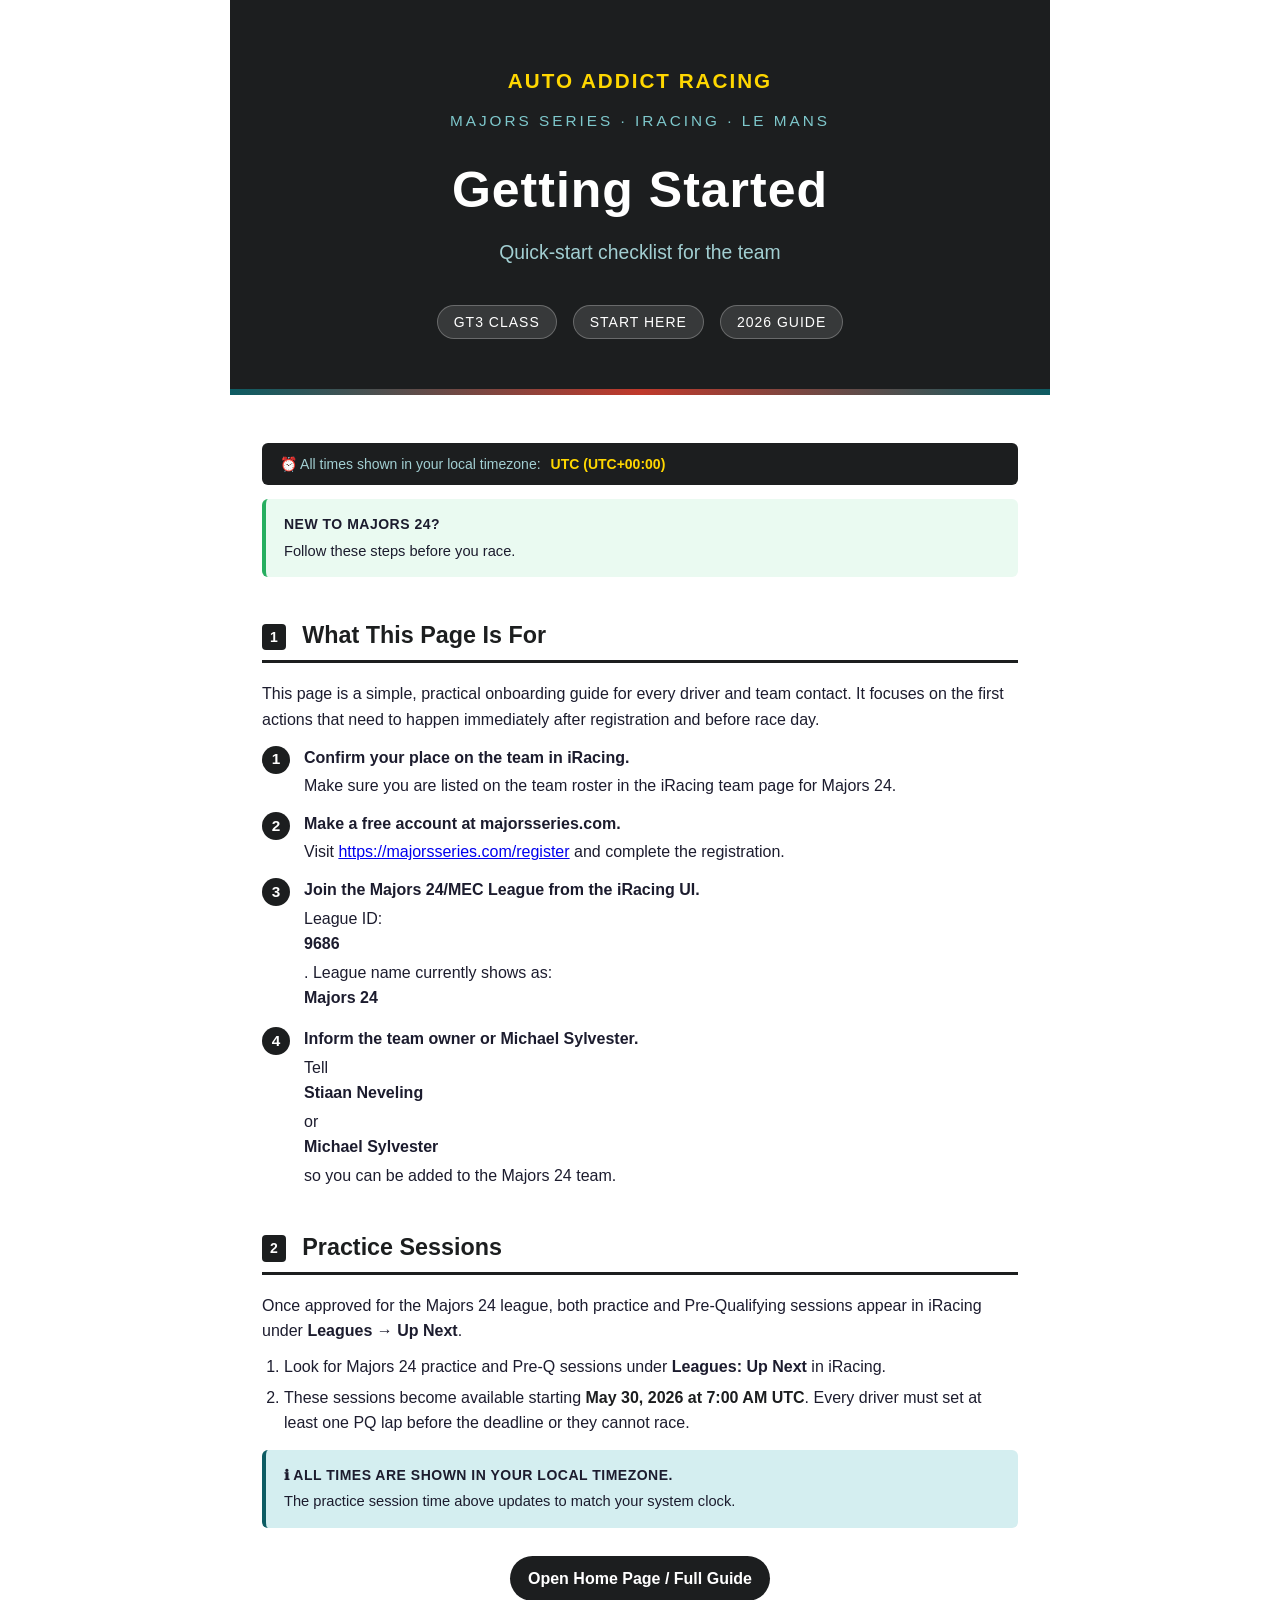
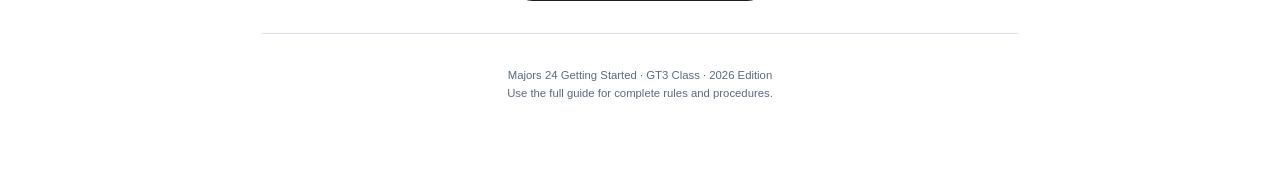
<file: getting-started.html>
<!DOCTYPE html>
<html lang="en">

<head>
    <meta charset="UTF-8">
    <meta name="viewport" content="width=device-width, initial-scale=1.0">
    <title>Majors 24 — Getting Started</title>
    <link rel="stylesheet" href="styles.css">
</head>

<body>
    <div class="page">

        <div class="cover">
            <p class="team-name">Auto Addict Racing</p>
            <p class="event-label">Majors Series · iRacing · Le Mans</p>
            <h1>Getting Started</h1>
            <p class="subtitle">Quick-start checklist for the team</p>
            <div class="badges">
                <span class="badge">GT3 CLASS</span>
                <span class="badge">START HERE</span>
                <span class="badge">2026 GUIDE</span>
            </div>
        </div>

        <div id="tz-banner" class="tz-banner no-print"></div>

        <div class="callout callout-green">
            <strong>New to Majors 24?</strong>
            Follow these steps before you race.
        </div>

        <h2 id="overview"><span class="num">1</span> What This Page Is For</h2>
        <p>This page is a simple, practical onboarding guide for every driver and team contact. It focuses on the first
            actions that need to happen immediately after registration and before race day.</p>

        <div class="steps">
            <div class="step">
                <div class="step-num">1</div>
                <div class="step-body">
                    <strong>Confirm your place on the team in iRacing.</strong>
                    Make sure you are listed on the team roster in the iRacing team page for Majors 24.
                </div>
            </div>
            <div class="step">
                <div class="step-num">2</div>
                <div class="step-body">
                    <strong>Make a free account at majorsseries.com.</strong>
                    Visit <a href="https://majorsseries.com/register"
                        target="_blank">https://majorsseries.com/register</a> and complete the registration.
                </div>
            </div>
            <div class="step">
                <div class="step-num">3</div>
                <div class="step-body">
                    <strong>Join the Majors 24/MEC League from the iRacing UI.</strong>
                    League ID: <strong>9686</strong>. League name currently shows as: <strong>Majors 24</strong>
                </div>
            </div>
            <div class="step">
                <div class="step-num">4</div>
                <div class="step-body">
                    <strong>Inform the team owner or Michael Sylvester.</strong>
                    Tell <strong>Stiaan Neveling</strong> or <strong>Michael Sylvester</strong> so you can be added to
                    the Majors 24 team.
                </div>
            </div>
        </div>

        <h2 id="practice"><span class="num">2</span> Practice Sessions</h2>
        <p>Once approved for the Majors 24 league, both practice and Pre-Qualifying sessions appear in iRacing under
            <strong>Leagues → Up Next</strong>.</p>
        <ol>
            <li>Look for Majors 24 practice and Pre-Q sessions under <strong>Leagues: Up Next</strong> in iRacing.</li>
            <li>These sessions become available starting <strong><span data-utc="2026-05-30T07:00:00Z">May 30, 2026 at
                        2:00 AM CDT</span></strong>. Every driver must set at least one PQ lap before the deadline or
                they cannot race.</li>
        </ol>

        <div class="callout callout-blue">
            <strong>ℹ All times are shown in your local timezone.</strong>
            The practice session time above updates to match your system clock.
        </div>

        <p style="text-align:center; margin: 28px 0 0;">
            <a class="button" href="index.html">Open Home Page / Full Guide</a>
        </p>

        <hr>
        <p style="text-align:center;color:var(--muted);font-size:8.5pt;">
            Majors 24 Getting Started · GT3 Class · 2026 Edition<br>
            Use the full guide for complete rules and procedures.
        </p>
    </div>

    <script>
        (function () {
            const tz = Intl.DateTimeFormat().resolvedOptions().timeZone;
            const offset = -new Date().getTimezoneOffset();
            const oh = Math.floor(Math.abs(offset) / 60);
            const om = Math.abs(offset) % 60;
            const offsetStr = (offset >= 0 ? '+' : '-') + String(oh).padStart(2, '0') + ':' + String(om).padStart(2, '0');

            const banner = document.getElementById('tz-banner');
            if (banner) {
                banner.innerHTML = '⏰ All times shown in your local timezone: <strong>' + tz + ' (UTC' + offsetStr + ')</strong>';
            }

            function fmtLocalDateTime(date) {
                const dateStr = date.toLocaleDateString([], {
                    month: 'short',
                    day: 'numeric',
                    year: 'numeric'
                });
                const timeStr = date.toLocaleTimeString([], {
                    hour: 'numeric',
                    minute: '2-digit',
                    timeZoneName: 'short'
                });
                return dateStr + ' at ' + timeStr;
            }

            document.querySelectorAll('[data-utc]').forEach(function (el) {
                const utcDate = new Date(el.getAttribute('data-utc'));
                const localDateTimeStr = fmtLocalDateTime(utcDate);
                let html = '<span class="local-t">' + localDateTimeStr + '</span>';
                el.outerHTML = html;
            });
        })();
    </script>
</body>

</html>
</file>
<file: styles.css>
:root {
  --navy: #1C1E1F;
  --red: #c0392b;
  --blue: #0D5C63;
  --light-blue: #d4eef0;
  --light-red: #fdecea;
  --light-yellow: #fef9e7;
  --light-green: #eafaf1;
  --gray: #f5f6fa;
  --border: #dde3ed;
  --text: #1c1c2e;
  --muted: #5a6a80;
}

* {
  box-sizing: border-box;
  margin: 0;
  padding: 0;
}

body {
  font-family: 'Segoe UI', Arial, sans-serif;
  font-size: 12pt;
  color: var(--text);
  background: #fff;
  line-height: 1.6;
}

@media print {
  .no-print {
    display: none !important;
  }

  body {
    font-size: 11pt;
  }

  .cover {
    page-break-after: always;
  }

  h2 {
    page-break-before: auto;
  }
}

.page {
  max-width: 820px;
  margin: 0 auto;
  padding: 0 32px 60px;
}

/* ── COVER ── */
.cover {
  background: var(--navy);
  color: white;
  text-align: center;
  padding: 64px 40px 56px;
  margin: 0 -32px 48px;
  position: relative;
  overflow: hidden;
}

.cover::before {
  content: '';
  position: absolute;
  bottom: 0;
  left: 0;
  right: 0;
  height: 6px;
  background: linear-gradient(90deg, #0D5C63 0%, var(--red) 50%, #0D5C63 100%);
}

.cover .event-label {
  font-size: 11.5pt;
  letter-spacing: 3px;
  text-transform: uppercase;
  color: #7ec8cc;
  margin-bottom: 16px;
}

.team-name {
  font-size: 15.5pt;
  font-weight: 700;
  letter-spacing: 2px;
  text-transform: uppercase;
  color: #ffd700;
  margin-bottom: 12px;
}

.cover h1 {
  font-size: 37.5pt;
  font-weight: 800;
  letter-spacing: 1px;
  margin-bottom: 8px;
}

.cover .subtitle {
  font-size: 14.5pt;
  color: #a2cfd2;
  margin-bottom: 36px;
}

.cover .badges {
  display: flex;
  justify-content: center;
  gap: 16px;
  flex-wrap: wrap;
}

.badge {
  background: rgba(255, 255, 255, 0.12);
  border: 1px solid rgba(255, 255, 255, 0.25);
  border-radius: 20px;
  padding: 5px 16px;
  font-size: 10.5pt;
  letter-spacing: 1px;
}

/* ── TIMEZONE BANNER ── */
.tz-banner {
  background: var(--navy);
  color: #a2cfd2;
  border-radius: 6px;
  padding: 10px 18px;
  margin-bottom: 12px;
  font-size: 10.5pt;
  display: flex;
  align-items: center;
  gap: 10px;
}

.tz-banner strong {
  color: #ffd700;
}

/* ── MISSION STATEMENT ── */
.mission-statement {
  background: var(--navy);
  color: #ffd700;
  border-radius: 8px;
  padding: 16px 20px;
  margin-bottom: 32px;
  text-align: center;
  font-size: 12pt;
  font-weight: 600;
  letter-spacing: 1px;
}

/* ── TOC ── */
.toc {
  background: var(--gray);
  border: 1px solid var(--border);
  border-radius: 8px;
  padding: 24px 28px;
  margin-bottom: 40px;
}

.toc h3 {
  font-size: 11.5pt;
  letter-spacing: 2px;
  text-transform: uppercase;
  color: var(--muted);
  margin-bottom: 14px;
}

.toc ol {
  columns: 2;
  column-gap: 32px;
  padding-left: 18px;
}

.toc li {
  margin-bottom: 5px;
  font-size: 11pt;
}

.toc a {
  color: var(--navy);
  text-decoration: none;
}

.toc a:hover {
  text-decoration: underline;
  color: var(--blue);
}

/* ── HEADINGS ── */
h2 {
  font-size: 17.5pt;
  font-weight: 700;
  color: var(--navy);
  border-bottom: 3px solid var(--navy);
  padding-bottom: 6px;
  margin: 40px 0 18px;
}

h2 .num {
  display: inline-block;
  background: var(--navy);
  color: white;
  border-radius: 4px;
  font-size: 10.5pt;
  padding: 2px 8px;
  margin-right: 10px;
  vertical-align: middle;
  font-weight: 700;
}

h3 {
  font-size: 13.5pt;
  font-weight: 700;
  color: var(--navy);
  margin: 22px 0 10px;
}

p {
  margin-bottom: 10px;
}

/* ── CALLOUTS ── */
.callout {
  border-radius: 6px;
  padding: 14px 18px;
  margin: 14px 0;
  border-left: 4px solid;
  font-size: 11pt;
}

.callout-red {
  background: var(--light-red);
  border-color: var(--red);
}

.callout-blue {
  background: var(--light-blue);
  border-color: var(--blue);
}

.callout-yellow {
  background: var(--light-yellow);
  border-color: #e67e22;
}

.callout-green {
  background: var(--light-green);
  border-color: #27ae60;
}

.callout strong {
  display: block;
  margin-bottom: 4px;
  font-size: 10.5pt;
  letter-spacing: 0.5px;
  text-transform: uppercase;
}

.callout-hero {
  padding: 22px 24px;
  font-size: 13.5pt;
  line-height: 1.65;
}

.callout-hero strong {
  font-size: 13pt;
  letter-spacing: 1px;
  margin-bottom: 10px;
}

.start-page-link {
  background: rgba(13, 92, 99, 0.08);
  border: 1px solid rgba(13, 92, 99, 0.2);
  border-radius: 10px;
  padding: 18px 22px;
  margin: 0 0 32px;
  display: flex;
  flex-direction: column;
  gap: 12px;
}

.start-page-link p {
  margin: 0;
  font-size: 11pt;
  color: var(--navy);
}

.button {
  display: inline-block;
  background: var(--navy);
  color: white;
  text-decoration: none;
  border-radius: 999px;
  padding: 10px 18px;
  font-weight: 700;
  transition: transform 0.12s ease, background 0.12s ease;
}

.button:hover {
  background: var(--blue);
  transform: translateY(-1px);
}

/* ── TABLES ── */
table {
  width: 100%;
  border-collapse: collapse;
  margin: 14px 0 20px;
  font-size: 11pt;
}

th {
  background: var(--navy);
  color: white;
  text-align: left;
  padding: 9px 12px;
  font-size: 10pt;
  letter-spacing: 0.5px;
  text-transform: uppercase;
}

td {
  padding: 9px 12px;
  border-bottom: 1px solid var(--border);
  vertical-align: top;
}

tr:nth-child(even) td {
  background: var(--gray);
}

tr:last-child td {
  border-bottom: none;
}

/* ── LOCAL TIME DISPLAY ── */
.local-t {
  font-weight: 700;
  color: var(--navy);
}

.gmt-ref {
  font-weight: 400;
  font-size: 10pt;
  color: var(--muted);
  white-space: nowrap;
}

/* Time block used in the timeline left column */
.tl-time-local {
  font-weight: 700;
  color: var(--navy);
  font-size: 11.5pt;
}

.tl-time-gmt {
  font-size: 9.5pt;
  color: var(--muted);
  margin-top: 2px;
}

/* ── LISTS ── */
ul,
ol {
  padding-left: 22px;
  margin: 8px 0 12px;
}

li {
  margin-bottom: 5px;
}

/* ── STEPS ── */
.steps {
  margin: 12px 0;
}

.step {
  display: flex;
  gap: 14px;
  align-items: flex-start;
  margin-bottom: 12px;
}

.step-num {
  flex-shrink: 0;
  width: 28px;
  height: 28px;
  background: var(--navy);
  color: white;
  border-radius: 50%;
  display: flex;
  align-items: center;
  justify-content: center;
  font-weight: 700;
  font-size: 11.5pt;
  margin-top: 1px;
}

.step-body {
  flex: 1;
}

.step-body strong {
  display: block;
  margin-bottom: 3px;
}

/* ── TIMELINE ── */
.timeline {
  margin: 14px 0;
}

.tl-item {
  display: flex;
  gap: 16px;
  margin-bottom: 8px;
  align-items: flex-start;
}

.tl-time {
  flex-shrink: 0;
  width: 145px;
  padding-top: 2px;
}

.tl-body {
  flex: 1;
  border-left: 2px solid var(--border);
  padding-left: 14px;
  font-size: 11pt;
}

/* ── HIGHLIGHT BOX ── */
.highlight-box {
  background: var(--navy);
  color: white;
  border-radius: 8px;
  padding: 18px 22px;
  margin: 16px 0;
}

.highlight-box h4 {
  color: #7ec8cc;
  font-size: 9pt;
  letter-spacing: 1px;
  text-transform: uppercase;
  margin-bottom: 8px;
}

.highlight-box p {
  margin-bottom: 6px;
  font-size: 11pt;
}

.highlight-box strong {
  color: #ffd700;
}

/* ── TWO-COL ── */
.two-col {
  display: grid;
  grid-template-columns: 1fr 1fr;
  gap: 16px;
  margin: 14px 0;
}

.col-card {
  border: 1px solid var(--border);
  border-radius: 6px;
  padding: 14px 16px;
}

.col-card h4 {
  font-size: 11.5pt;
  font-weight: 700;
  margin-bottom: 8px;
  color: var(--navy);
}

.col-card.good {
  border-top: 3px solid #27ae60;
}

.col-card.bad {
  border-top: 3px solid var(--red);
}

hr {
  border: none;
  border-top: 1px solid var(--border);
  margin: 32px 0;
}
</file>
